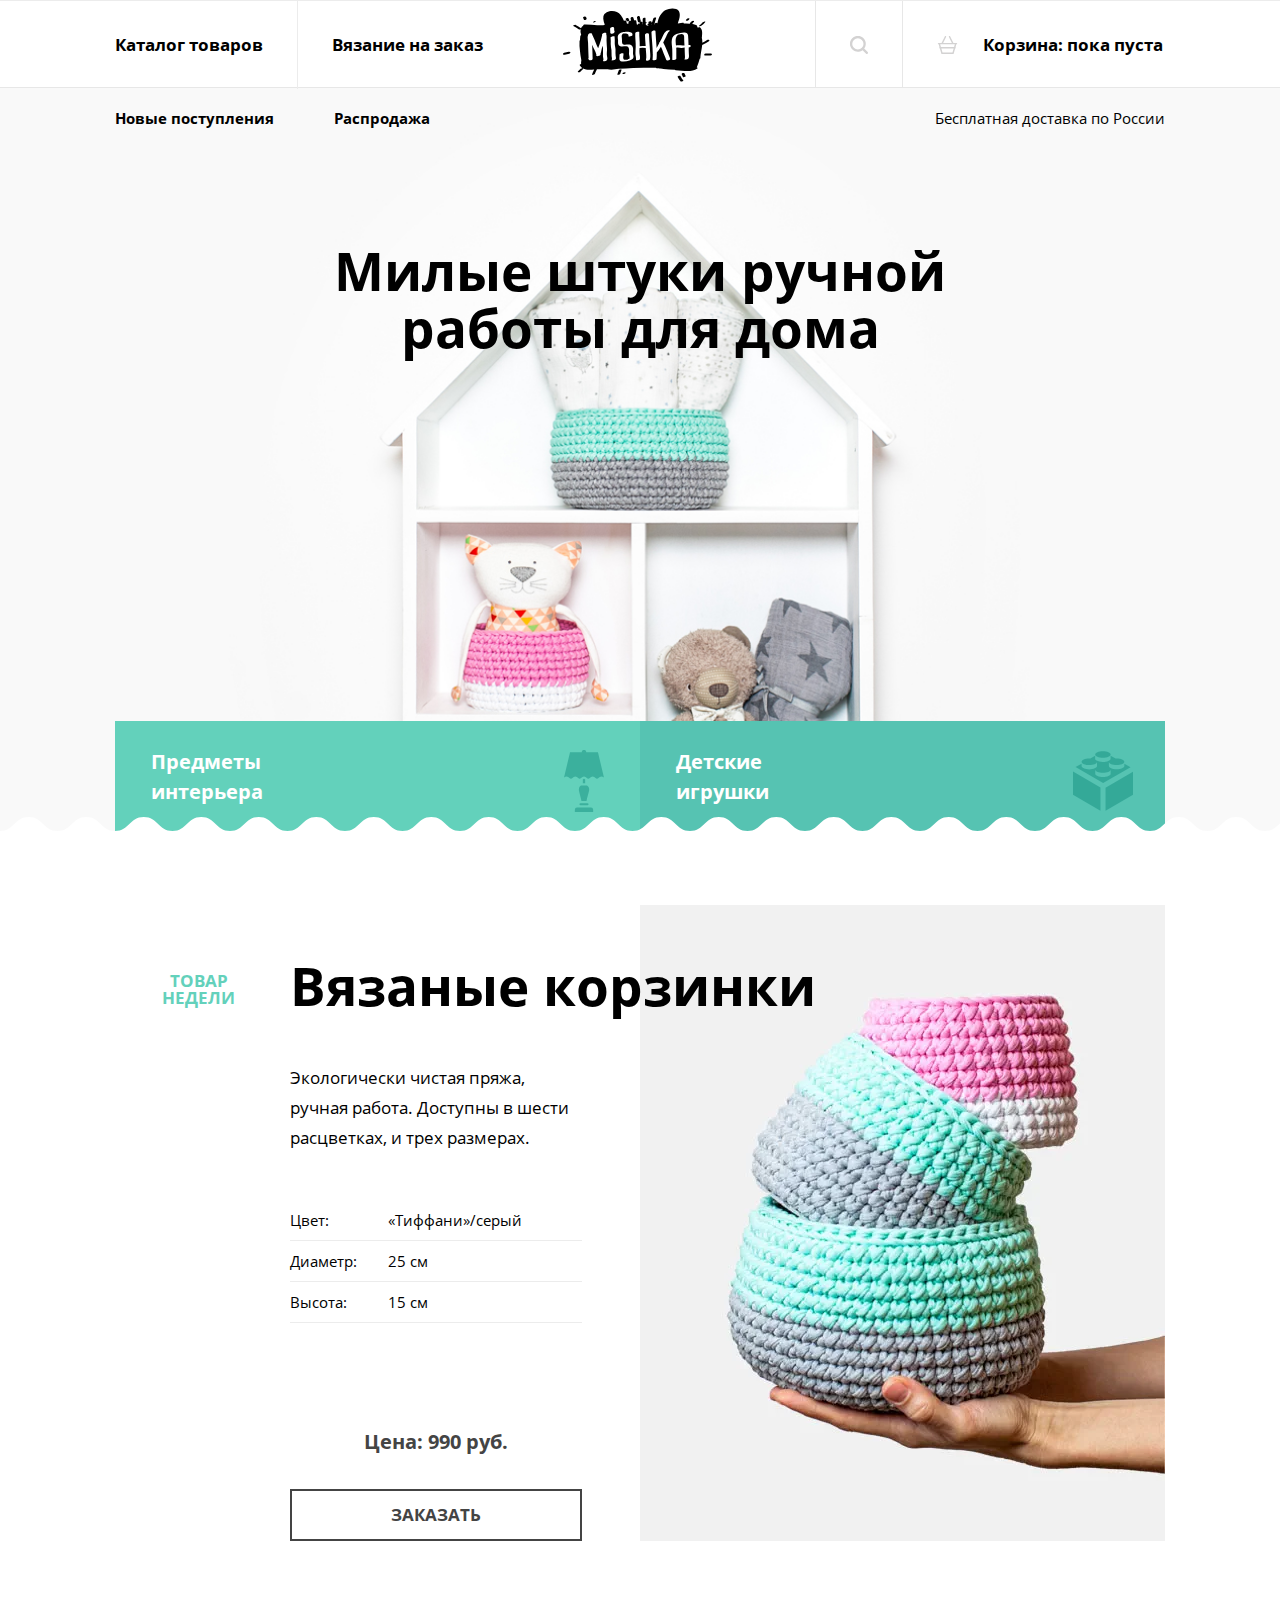
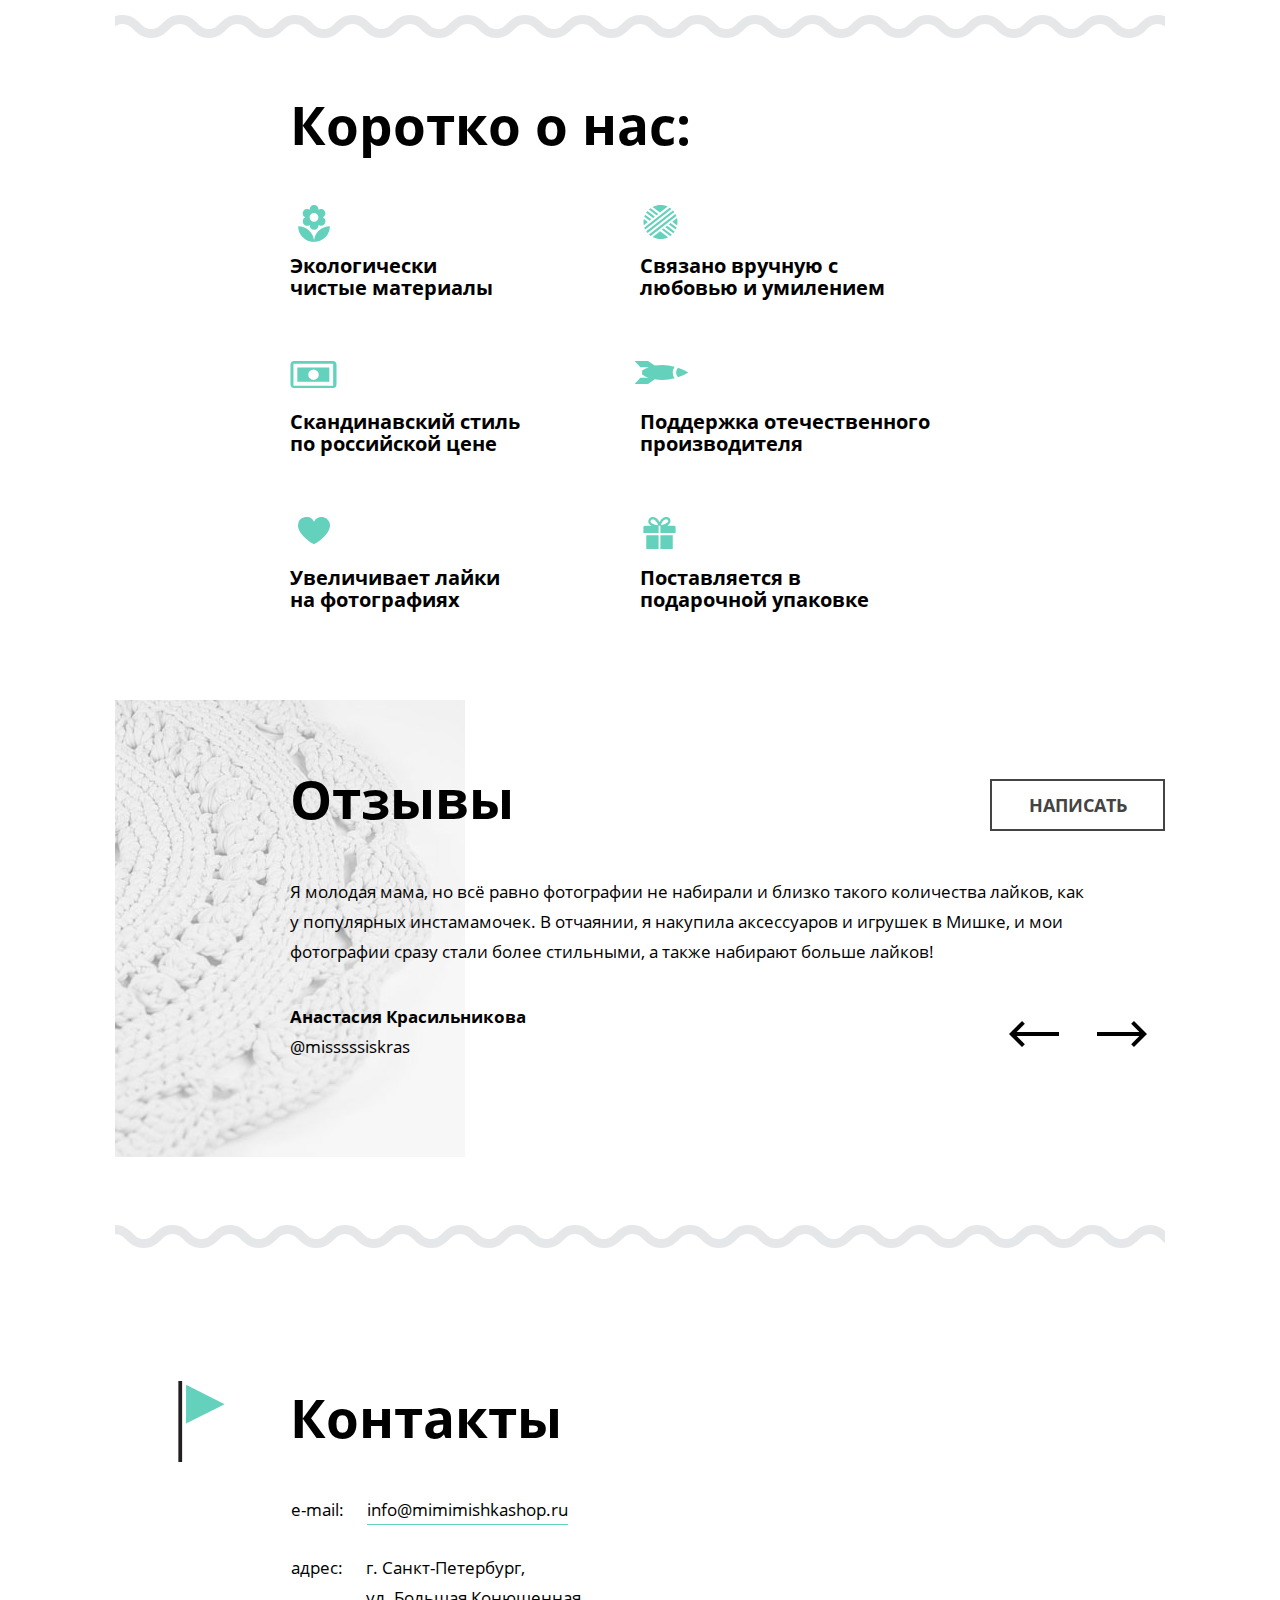
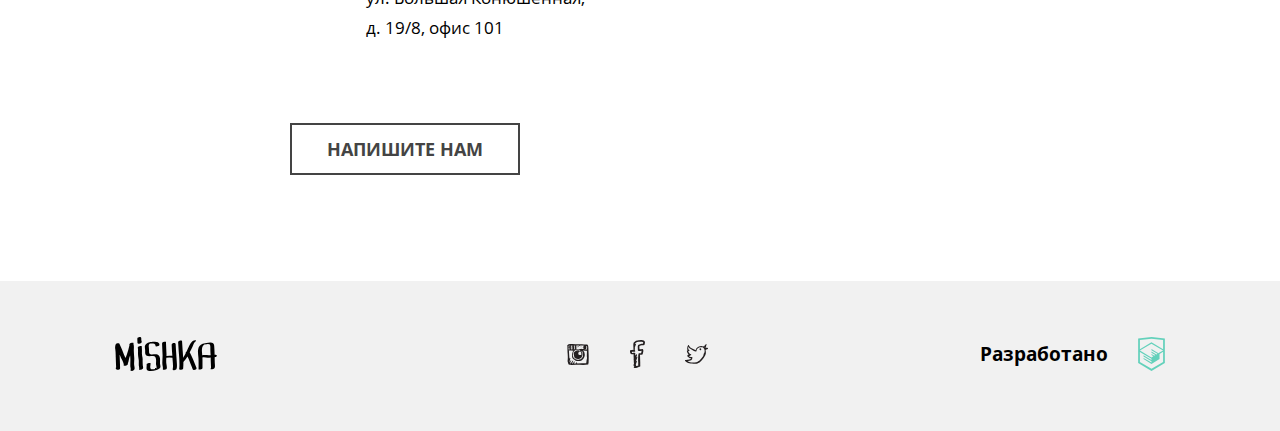
<file: index.html>
<!DOCTYPE html><html lang="ru"><head><meta charset="UTF-8"><meta http-equiv="X-UA-Compatible" content="IE=edge"><meta name="viewport" content="width=device-width,initial-scale=1"><link rel="stylesheet" href="css/style.css" type="text/css"><title>Mishka — Главная</title></head><body><svg id="icons" style="display: none"><symbol id="logo-footer" viewBox="0 0 101.63 33.95"><path d="M19.15 21.45c-.08-2.68-.51-5.35-.48-8 0-2.17.39-4.41-.36-6.49a4.46 4.46 0 01.14-.71c.19-1-3.27-.49-3.81.46a.86.86 0 00-.37 1l.1.26a78.19 78.19 0 01-2.62 9.41c-.4 1.19-.89 2.35-1.3 3.53a35.66 35.66 0 01-1.65-3.46C7.43 14 6.19 10.55 4.52 7.25c.19-1.53-3.2-1.37-3.87 0a8.64 8.64 0 00-.44 5.21 45.24 45.24 0 01.38 6.11c0 4 .36 7.94.42 11.92a1 1 0 00-.1 1.41 3.08 3.08 0 00.57.55c.9.72 3.5.11 3.5-1.27 0-4.13-.32-8.23-.43-12.36v-1.21l.17.43a33.8 33.8 0 002.19 4.65 21.46 21.46 0 011.8 4.68.77.77 0 00-.23.71.34.34 0 00.25.36c.64.55 1.84.27 2.51 0a6.07 6.07 0 00.83-.42c.35-.21.88-.68.73-1.16l-.09-.28a24.34 24.34 0 001-3.93A24.91 24.91 0 0115 18.52c.05.62.11 1.24.16 1.86.2 2.55 0 5.07 0 7.63a11.7 11.7 0 00.22 2.46 10.55 10.55 0 01.28 1.89.78.78 0 00.34 1.42 3.32 3.32 0 002.78-.78c1.2-1.11.63-2.84.36-4.24-.47-2.31.08-4.93.01-7.31zM27.51 22.12c-.07-2-.77-3.86-.77-5.87a48.66 48.66 0 00-.15-6.89c-.11-.73-4.06.1-3.92 1a38.87 38.87 0 01.16 6.35 39.16 39.16 0 00.73 5.9c.27 2-.08 4.16.15 6.21.11 1 .75 2.74.09 3.58-.42.53 1.47.34 1.55.33a3.86 3.86 0 002.3-1c.65-.83.2-2.43 0-3.36a54.62 54.62 0 01-.14-6.25zM43.84 18.8C41.78 16 38 18 35.28 17.26c-1.38-.39-1.39-2.27-1.39-3.4a35.22 35.22 0 00-.27-4.15 3.4 3.4 0 01.75-2.9 4.38 4.38 0 01.81-.34 8.23 8.23 0 011.07-.09c1.55-.07 4.61.23 4 2.48-.27 1 3.6.43 3.88-.64 1.21-4.6-7.28-3.71-9.69-3.08-2.21.59-4.65 1.84-4.78 4.4a36 36 0 00.34 3.59c.06 1.39-.2 2.78.29 4.12 1.08 3 5.52 1.58 7.78 1.75 3.85.29 2.7 5.47 2.75 7.88 0 1.29 1.18 3.43.21 4.51-.6.66-2 .7-2.79.77s-2.2.31-2.74-.46c-1-1.42.09-3.8-.12-5.42-.12-.92-4.07-.1-3.92 1 .34 2.63-1.4 6.14 2.4 6.6a18.09 18.09 0 007.5-.93 8.85 8.85 0 003.24-1.79c1-.94.69-2.35.42-3.55-.69-2.88.72-6.24-1.18-8.81zM61.17 18.61c-.12-3.78-.69-7.51-.71-11.3 0-2-4-1.31-4 .34 0 3.61.5 7.17.68 10.76v.22c-2 0-3.9.18-5.85.25.2-4.63-.61-9.23-.43-13.86 0-.58-3.87-.09-3.92 1-.17 4.47.59 8.91.45 13.39-.06 2.14-.24 4.26-.26 6.4a21.72 21.72 0 00.33 3.26 8.32 8.32 0 01.18 3.32c-.24.77 3.56.29 3.86-.69.54-1.78-.22-4-.41-5.84a31 31 0 01.08-5.25 29.73 29.73 0 016.08 0q.13 2.07.32 4.13c.11 1.16.18 2.31.2 3.48a10.62 10.62 0 01-.22 3.46c-.77 2.06 3.15 1.89 3.72.36.7-1.87.5-4.2.38-6.16-.08-2.39-.41-4.82-.48-7.27zM78.1 23.09a73.73 73.73 0 00-3.62-7.8c1-1.95 2-3.9 2.93-5.89.83-1.81 1.45-3.82 3.08-5.09.57-.45.55-.9-.25-1a4.44 4.44 0 00-2.77.74 10.74 10.74 0 00-3.2 4.27c-.93 2.05-1.9 4.06-2.91 6.08l-.22.44a1.14 1.14 0 00-.64 1.27c-.79 1.56-1.6 3.12-2.5 4.61-.3-5.53-1-11.06-1.15-16.6 0-1.27-4-.48-3.92 1 .24 6.87 1.22 13.72 1.29 20.59-.3.31-.19.49.05.6 0 1.75-.06 3.5-.21 5.25-.47.75.46 1.14 1.08 1.14h.1c.74 0 2.63-.35 2.72-1.36.19-2.1.25-4.2.23-6.29a31.36 31.36 0 004.06-5.63 29.36 29.36 0 012 4.58c.86 2.74 2.3 5.26 3.13 8 .54 1.81 4.46.74 3.92-1-.9-2.65-2.3-5.2-3.2-7.91zM101.6 18.45c-.21-.83-1.37-.85-2.27-.77v-1c-.12-2.66-.16-5.38-.39-8-.21-2.46-1.58-3.34-4-3.25a24.28 24.28 0 00-7.48 1.4 7 7 0 00-4.56 5.68c-.55 3 .24 6.22.37 9.25.15 3.5.07 7 .06 10.52 0 .57 3.92 0 3.92-1V23c0-.82-.05-1.63-.1-2.44 1.37-.59 3.69 0 5.05.14a15.29 15.29 0 003.24-.29c0 2.31.11 4.63.2 6.94 0 1.18.48 3.53-.35 4.51-.44.52 1.48.34 1.55.33a4 4 0 002.3-1c.95-1.12.46-3.79.4-5.13-.08-1.91-.1-3.82-.14-5.74 1.15-.32 2.42-1.02 2.2-1.87zM87 18.3c-.1-1.25-.22-2.49-.3-3.74-.16-2.33.12-5.58 2.29-7a7.14 7.14 0 012.35-.44 3.67 3.67 0 012.83.19c1.21.8.91 3.66.91 4.87 0 2 .21 4 .31 6a13.68 13.68 0 01-1.68.08c-2.31-.05-4.56-.41-6.71.04zM24.12 6.65a3.16 3.16 0 001.48-.52l.25-.13c.52-.34 1-.83.73-1.36a7.72 7.72 0 01-.42-3.41c0-1-1-1.25-1.78-1.17s-2.17.53-2.17 1.47a16.06 16.06 0 00.11 3 2.56 2.56 0 00-.1.36.69.69 0 00.14.59v.46a.9.9 0 00.43.53 2.18 2.18 0 001.33.18z"/></symbol><symbol id="instagram-icon" viewBox="0 0 21.77 21.33"><path d="M21.77 12.15c0-2.39-.34-4.79-.3-7.13 0-.79-.09-1.54-.15-2.28a5.29 5.29 0 01-.15-1.06c-.27-.18-.23-.68-.47-.85C20.28.6 19.5.72 19 .61S17.7.49 17.06.45c-1.94-.1-4-.08-6-.08A43.25 43.25 0 015.37 0h-2.2c-.1 0-.11.1-.23.08a9.25 9.25 0 00-1.59.3 2.81 2.81 0 01-.68.3c-.15.2-.52.15-.62.38s.18.45 0 .61v.91c.17.13 0 .58.08.83v1c0 1.28.13 2.4.08 3.72a38.7 38.7 0 01.08 9.41 14.11 14.11 0 01.46 1.75 7.61 7.61 0 00.68 1.52 6.73 6.73 0 001.9.23 4.34 4.34 0 001.14.3c2.84-.21 5.5-.15 8.43-.23a34.61 34.61 0 008.28-.23c.2-.13.13-.53.23-.76-.06-.38.21-.45.23-.76.11-2.36.14-4.79.13-7.21zm-13-6.22a9.43 9.43 0 012.43-.3 10.79 10.79 0 011.9.46c.12.18-.24.55.15.68v.08c.06 0 .15 0 .15.08a1.92 1.92 0 011.06.38c.45.05.54.48 1.14.38a2.18 2.18 0 00-.08.83 11.88 11.88 0 01.3 4.25 1.86 1.86 0 00-.3.68c-.31.32-.48.79-.84 1.06a1.08 1.08 0 01-.45.53c-.12.21-.21.45-.46.53s-.58 0-.83-.08a3.44 3.44 0 00-1.21.61c-.82-.1-1.65-.17-2.43-.3a1.94 1.94 0 00-.83-.3 2 2 0 00-.83-.5c-.1-.13-.34-.12-.46-.23s-.23-.23-.46-.23c-.12-.41-.44-.62-.53-1.06a5.55 5.55 0 01-.46-1.21 13.41 13.41 0 01.38-3.8c.35-.59.78-1.09 1.14-1.67.25 0 .37-.09.38-.3.31.05.43-.07.68-.08s.28-.36.47-.5zM7.11 3.19A3.27 3.27 0 017 2.13c0-.28.28-.28.3-.53 0-.07-.09-.06-.15-.08.13-.15.7-.1.83 0 .13.54-.35.46-.53.68 0 .17.32 0 .46.08 0 .85-.06 1.5 0 2.2h-.42c0 .23.23.23.46.23-.06.29.09.36.08.61-.23.15-.72 0-1.06.08-.11-.6.23-1.4.14-2.21zm-.68-1.6c.09 0 .13 0 .15.08.18.25 0 .68-.08.91-.17-.18-.02-.68-.07-.99zm.15 1.82c-.13-.07-.17-.24-.15-.46.13.05.17.25.15.47zm0 1.37c-.06.14-.08 0-.08-.15s.09.05.08.15zM6.43 5c.17 0 .08.22.23.23 0 .19-.28.18-.38.08s.11-.19.15-.31zM4.08 3.79c0-.11 0-.21-.08-.23-.07-.73.13-1.41 0-2 .25-.15.77 0 1.14-.08v1.18a.49.49 0 01-.38.08c-.05.28.32.13.38.3a9.3 9.3 0 00.15 2.43c-.57-.06-.91.11-1.44.08.1-.61 0-1.43.53-1.59-.01-.15-.26-.06-.3-.17zm-.53 0c-.2 0-.22-.53-.08-.61.33.01.25.51.08.61zm-.15 1a3.67 3.67 0 00.08-.68c.22 0 .25.76-.09.67zm.23-2c-.26.05-.27-.27-.15-.38s.26.21.14.32zm0-1.14c0 .16-.05.2-.08.3-.18 0-.08-.22-.23-.23.02-.15.19-.11.3-.13zm-.24 3.66c.15 0 .11.34-.08.23a.36.36 0 00.08-.23zm-.68-3.72c0 .26-.44.32-.38 0zm-1 .08c0 .22-.33.18-.38.38-.2-.17.1-.47.39-.38zm-.46.76L2 1.82c0-.12.07-.13.08-.23h.23c.1.38-.26.3-.3.53s-.07.13-.08.23a4.67 4.67 0 01.08 1c-.27 0-.28.28-.61.23-.03-.44-.19-.69-.13-1.15zm.08 3.26V4.1c.2-.18.4-.36.61-.53.29.49.18 1.39.46 1.9-.27.15-.74.11-1.06.22zm18.23 11.09a21.35 21.35 0 01-.38 2.81c-2.89.12-6 0-8.88.15-.2 0-.27 0-.23-.23-.25 0-.26.25-.53.23.2-.34.44-.9.15-1.29-.8 0-.8.82-1.14 1.29-.69-.05-1.14.13-1.82.08.18-.71.75-1 .91-1.75-.39-.55-1 .14-1.21.45-.2.48-.56.81-.76 1.29h-1c.24-.47.49-.93.76-1.37s.62-.74.68-1.37c-.16-.28-.42 0-.68 0-.12.18-.27.33-.38.53a8.63 8.63 0 00-.68 1.14c-.18.21-.33 0-.53.23-.39.27-.58.74-1 1-.17-.06 0-.36.15-.38 0-.18-.1-.55.08-.61a2.41 2.41 0 01.38-.91c.12-.74.52-1.2.68-1.9-.56.1-.67.64-1 1a7.29 7.29 0 00-.68 1.29c-.17-.13 0-.58-.08-.84.12-.59.3-1.12.38-1.75A2.61 2.61 0 003 15a.71.71 0 00-.08-.76.54.54 0 00-.45.3c-.19 0-.19.51-.3.3 0-2.59-.45-4.81-.46-7.44 0-.33-.18-.42-.23-.68 1.63 0 3.12.09 4.78.23a3.45 3.45 0 01-.3.38 1.88 1.88 0 00-.38.3A12.67 12.67 0 005 13.82a4.39 4.39 0 001 1.44c.91.49 1.63 1.15 2.51 1.67a14.15 14.15 0 005.54 0 4.32 4.32 0 00.68-.38c1.36-1.24 2.75-2.46 3-4.86v-1.37a4.93 4.93 0 00-1.75-3.64c.33-.22 1.1 0 1.67.08a5.8 5.8 0 00.68 0 8.77 8.77 0 011.44 0c.14.19.11.54.23.76-.06 1.68-.19 3.3-.15 5.09.1.45.13 1 .23 1.44a17 17 0 01-.52 2.73zm.38-11.16c-.64-.12-1.23-.28-1.9-.38.07-.33.8 0 1-.23.38-.22.29-.92.3-1.52a5 5 0 00.08-1.06C19 1.48 17.63 2 16.53 2a6 6 0 00-.3 2.66c.17.49 1 .29 1.52.46-.14.33-.69.06-1 .08s-.71-.05-1-.15c-2.29.08-4.28 0-6.53.15a17.2 17.2 0 00-.08-3.64h3.11c-.34.36-.91.51-1.29.84a3.15 3.15 0 00-1.14.91c.25.13.54-.25.76-.38s.48-.38.83-.46a5.9 5.9 0 011.67-.91 3.54 3.54 0 011 .08c1.28 0 2.46.13 3.8.08a13 13 0 012 .3 7.11 7.11 0 01.3.91 25.58 25.58 0 01-.24 2.69zM14.1 1.9c.11 0 0-.09 0 0zm0 0a3.26 3.26 0 00-1.37.68 3.31 3.31 0 001.37-.68zm1.06.61c.11 0 0-.09 0 0zm-1.75.91a6 6 0 001.75-.91c-.44 0-.59.32-1 .38-.16.21-.59.25-.74.53zm-.68-.84c-.11 0 0 .09 0 0zm-.73.61c.11 0 0-.09 0 0zm0 .07c.06 0 .07 0 .08-.08s-.08.04-.08.08zm-.08.08c.06 0 .07 0 .08-.08s-.1.03-.1.08zm-.83.61a2.06 2.06 0 00.83-.61 2 2 0 00-.86.61zm2.28 1c.53 0 .75-.42 1.21-.53.28-.3.78-.38 1-.76-.56 0-.77.4-1.22.53-.36.28-.79.4-1.02.74zm-2.28-1c-.32-.07 0 .23 0 0zm-.53.38s.12 0 .08-.08-.15.04-.11.08zm2.81.61c-.11 0 0 .09 0 0zM12.2 6.76c-.22-.23-.68-.23-1-.38a5.32 5.32 0 00-1.75.23l-.91.45a4.08 4.08 0 01-.76.53c-.21.22-.35.51-.68.61 0 .22-.17.28-.3.38s-.09.31-.23.38 0 .29-.08.3a18.36 18.36 0 00.68 4.18c.29.62 1 .85 1.44 1.29a6.32 6.32 0 002.13.53 3.19 3.19 0 01.91-.08 5.09 5.09 0 002.81-1.44 1.58 1.58 0 01.45-.68c-.25-.67.29-1.1.46-1.6A8.52 8.52 0 0014.78 8c-.26-.58-.92-.75-1.37-1.14-.06 0-.15 0-.15-.08a1.36 1.36 0 00-1.06-.02zm-3.42 4.32c-.11-.06-.11-.24-.15-.38.26-.07.12.24.15.38zm.08.3c0-.12.08 0 .08.08s-.08.01-.08-.07zm.46-2.05c0-.09.08 0 .08 0s-.08.05-.08.01zM11 7.21c-.2.26 0 .58.08.84-.32-.05-.59-.89-.08-.84zm.38 3.95s.05-.1.08-.08-.07.1-.09.08zm.74 2.84c0-.11.07 0 .15 0a.08.08 0 01-.15 0zm2.2-2.58c-.23-.06-.14.21-.38.15a1.57 1.57 0 01.23-.46c.14.07.18.18.16.35zm-1.14-3.8a2.75 2.75 0 01.61.38 2 2 0 00.38.53 20.57 20.57 0 01.15 2.35c-.26.1-.44.27-.68.38a4.44 4.44 0 01-1.9-.46c-.17-.26-.36-.5-.53-.76V9a4.2 4.2 0 00.46-.61c.23-.13.51-.2.45-.61a.38.38 0 01-.12-.19c.16 0 .25.16.38.23.37.02.46-.2.81-.15z"/></symbol><symbol id="facebook-icon" viewBox="0 0 14.96 27.72"><path d="M11.66 5.19a6.68 6.68 0 002.68-.3 8.12 8.12 0 00.62-3c-.19 0-.06-.34-.21-.4s-.28-.19-.31-.4c-.28-.16-.46-.42-.72-.6L11.56 0A13.56 13.56 0 009 .11 6.62 6.62 0 003.72 2.5c0 .08 0 .2-.1.2-.62 1.59-.13 3.62-.21 5.58.1.44.11 1 .2 1.39a18.82 18.82 0 01-3.4.5c-.31.33-.21 1.09-.21 1.7a15 15 0 00.41 1.59 3.53 3.53 0 00.83.5c.06 0 .07.08.1.1.51.27 1.45 0 2.27.1-.14 2 .26 3.92 0 5.68 0 .33.29.38.21.8A8.25 8.25 0 004 23.33a2.63 2.63 0 00-.41 1.79c.12 0 .11.16.1.3-.07.47.64.17.52.7.16.46-.43.18-.41.5v.9a6 6 0 002.27.2c.91-.42 2.19-.48 2.79-1.2a1.28 1.28 0 001.24-.2c0-.32.27-.33.21-.7s-.17-.5-.1-.9v-2.89c-.21-2.29 0-4.94-.31-7.18a9.1 9.1 0 002.58-.4 4.85 4.85 0 00.52-1.88 1.56 1.56 0 00.21-1c.19-.21.07-.73.1-1.1-.14-.6-.17-1.3-.83-1.39-.88-.24-2 .6-3 .3 0-1.13-.29-2.34 0-3.39.76-.18 1.46-.4 2.18-.6zM7.84 10a3.76 3.76 0 00.41.7c.08 0 .2 0 .21.1a10.32 10.32 0 003.1-.3A7.46 7.46 0 0111 13a10 10 0 01-2 .2c-.28.16-.37.51-.62.7 0 .44.14.5 0 .8-.2.14-.05.61-.21.8V17c.08.28-.15.26-.1.5v3.49c-.08.28.15.26.1.5v3c.06.27-.13.79.1.9-.07.36-.41 0-.82.1a7.66 7.66 0 01-1.55.4 2.81 2.81 0 00.31-1.1c0-.38-.37-.31-.52-.5.19-.64.56-1.12.72-1.79.2-.51.71-1.3.31-1.79-.52-.11-.52.29-.83.4 0 .08 0 .2-.1.2s0 .2-.1.2-.15.06 0 0 0-.2.1-.2 0-.2.1-.2v-.3a5.71 5.71 0 00.83-2 4.81 4.81 0 00.41-1 1.29 1.29 0 00.1-1.2 1 1 0 00-.93.7c-.32-.19.16-.43.1-.7.14-.23.17-.57.31-.8.2-.41.56-1.3 0-1.6a.66.66 0 00-.72.5 1.45 1.45 0 00-.52.7c-.37-.07-.14-.73-.21-1.1s.12-.9 0-1.2c-.56-.8-2-.11-3.2-.3a2.24 2.24 0 01-.1-1.2c1-.09 2.48.2 3.2-.2 0-.08 0-.2.1-.2.09-.72-.27-1-.51-1.4a17.1 17.1 0 00.1-3c.23-.14.33-.41.51-.6.11-1 .67-1.48.72-2.49-.27 0-.61-.05-.62.2-.3-.11-.38.48-.51.2-.11-.54.25-.63.31-1 .6-.42 1.21-.82 1.86-1.2 1.74-.24 4.65-.45 6.09.2.05.62-.29.85-.21 1.5h-1.44a30.6 30.6 0 00-3 1c-.24.07-.28.33-.52.4a5.91 5.91 0 01-.31 1c-.07 1.41.14 2.57.11 3.98z"/></symbol><symbol id="twitter-icon" viewBox="0 0 23.49 20.17"><path d="M23.45 4.08c-.23-.37-.91-.28-1.41-.37h-1.11a8.34 8.34 0 01.52-1 5.42 5.42 0 00.22-1.26c.13-.17.18-.42.3-.59s.24-.48.07-.67-.29-.19-.59-.19a.51.51 0 00-.22.15c-.45.43-.78 1-1.26 1.41h-.07c-.09 0 0 0-.08.07l-.37.22a3 3 0 01-.89.52A6.08 6.08 0 0016.71 2a6.44 6.44 0 00-3 .74 7.32 7.32 0 00-2.15 1.63c0 .32-.34.4-.37.74 0 0 0 .09-.07.07 0 .24-.05.34-.07.52s.2.43 0 .52a7.15 7.15 0 01-2.15-1 10.15 10.15 0 01-2.12-1.06A6 6 0 015 2.82c-.21-.31-.54-.5-.67-.89C4 1.77 4.16 1 3.59 1c-.32 0-.34.2-.44.37s-.36.23-.37.52c0 0 0 .09-.07.08a17.77 17.77 0 00-.52 3.26 3.07 3.07 0 00.59 1 1.11 1.11 0 00-.89.52 3.72 3.72 0 00.74 2.3 2.94 2.94 0 00.59 1c0 .23.21.29.3.45s.12.12.15.22.29.18.07.22c-.41.13-1 .07-1.26.37a1.92 1.92 0 000 1.11c0 .24.28.26.3.52a18.31 18.31 0 001.63 1.11 15.23 15.23 0 001.85.37 1.44 1.44 0 01-.59.74 19.23 19.23 0 01-2.74.74c-.56 0-1 .23-1.56.22-.33.13-.85.08-1.11.22s-.1.1-.22.22a.72.72 0 00.44.89c0 .25.22.28.37.37a.8.8 0 00.44.37 10.58 10.58 0 001.93 1.11c.83.18 1.65.38 2.52.52s1.9.12 2.82.22h1a9.91 9.91 0 001.85.07c.09-.1.32-.07.52-.07a9.28 9.28 0 001.63-.74c.57-.24 1-.64 1.56-.89a10 10 0 002.52-2.37 1.66 1.66 0 00.45-.74c.26-.16.38-.45.59-.67a9.92 9.92 0 001-1.41c.32-.5.58-1.05.89-1.56 0-.41.31-.48.3-.89.19-.23.18-.66.37-.89a1.38 1.38 0 01.07-.59A12.15 12.15 0 0021 5.94a5.74 5.74 0 001.63-.59c.53-.19 1.01-.59.82-1.27zM20 8.16a4.73 4.73 0 01-1 2c.06.38-.1.54-.07.89a4.31 4.31 0 00-.37 1c-.2.27-.33.61-.52.89-.37.55-.78 1.05-1.19 1.56s-.91 1-1.33 1.48-.94.88-1.41 1.33a5 5 0 00-1.26.67 5 5 0 00-.67.3c-.18.15-.5.14-.67.3a24 24 0 01-3.51.18 26.33 26.33 0 01-3-.37 11.79 11.79 0 01-2.3-1c.15-.24.63-.15 1-.22 0-.17.39 0 .44-.15.26.06.29-.11.52-.07a9.52 9.52 0 001.7-.59c.28-.14.41-.43.67-.59a.74.74 0 01.22-.44c0-.28.2-.44.15-.82.11-.21.3-.34.3-.67-.07-.15-.13-.32-.3-.37s-.38-.07-.44-.22a1.37 1.37 0 01-.59-.08c-.15 0-.49.09-.52-.07A3.61 3.61 0 014 12.36c.43-.26 1-.35 1.33-.74.52-.08 1.06-.13 1.11-.67 0-.72-.77-.66-1.33-.82a12.12 12.12 0 01-1.89-2.56c.24-.16.56-.23.74-.44.45.06.54-.25.67-.52 0-.49-.33-.61-.59-.81a3.5 3.5 0 01-.67-.8 18.47 18.47 0 01.07-2.37c.06 0 .07 0 .07.07.23.44.56.77.82 1.19A8.87 8.87 0 005.89 5c.45.41 1.11.62 1.56 1a16.41 16.41 0 011.7 1c.67.19 1.06.67 2 .59l.59-.3c.26-.46-.06-1.08.15-1.63a4.35 4.35 0 011.26-1.48 7.81 7.81 0 00.85-.54 4.82 4.82 0 001-.37 6.26 6.26 0 001-.15h1.26a7 7 0 00.74.15 1.83 1.83 0 00.67.37 4.47 4.47 0 011.41 3A10.23 10.23 0 0020 8.16zm.3-5.63c-.13.34-.23.71-.59.82 0-.11-.12-.12-.15-.22s.21-.19.3-.3.25-.25.44-.3c.03-.09.15-.05.04 0zm-5.48 3a1.36 1.36 0 00.52.37.71.71 0 00.59.37c0-.15.35 0 .37-.22.17 0 .17-.23.3-.3a2.36 2.36 0 00-.37-1.33.93.93 0 00-1.37 1.15z"/></symbol><symbol id="htmlacademy-icon" viewBox="0 0 154.38 195.33"><path d="M78,.59,77.19.5.5,8.54V149.11l76.69,45.63,76.69-45.63V8.54Zm65.86,142.82L77.19,183.07,10.53,143.41V85.79L76.91,125.3l.11,7.16-45.53-27.1-.07,7,45.71,27.47.11,7.35-45.7-27.19-.07,7,45.71,27.47,46.15-27.62v-7l-.06,0V97.1l20.57-12.28Zm-.05-66.06L125.56,88.09l-8.42,5L77,69.17l-.07,7,34.32,20.41-.3.18-.74.44L105.33,100,77,83.16l-.07,7,22.36,13.3L94,106.94l-.13.08L77,97.06l-.07,7L88,110.54l-11.29,6.78-66-39.26L76.82,38.31h0Zm.05-7-67-39.51h0L10.53,70.31V17.58l66.66-7,66.66,7Z"/></symbol><symbol id="search-icon" viewBox="0 0 17.6 17.6"><path d="M17.27 15.73l-3.41-3.42a7.75 7.75 0 10-1.54 1.54l3.42 3.42a1 1 0 00.77.33 1.1 1.1 0 001.1-1.1 1 1 0 00-.34-.77zM2.2 7.7a5.5 5.5 0 115.5 5.5 5.5 5.5 0 01-5.5-5.5z"/></symbol><symbol id="cart-icon" viewBox="0 0 20.29 18.85"><path d="M19.54 7.23h-3.15L13 .41a.75.75 0 10-1.34.67l3.07 6.14H5.58l3.07-6.13A.75.75 0 107.31.41L3.9 7.23H.75a.75.75 0 100 1.5h.16l.85 3a.73.73 0 00.38 1.33l1.66 5.79h12.7l1.66-5.79a.74.74 0 00.7-.74.74.74 0 00-.32-.6l.85-3h.16a.75.75 0 000-1.5zm-4.18 10.12H4.93l-1.22-4.29h12.88zM17 11.56H3.28l-.81-2.83h15.36z"/></symbol></svg><header class="page-header"><nav class="main-navigation main-navigation--closed main-navigation--nojs"><div class="main-navigation__wrapper"><a class="main-navigation__logo-link"><picture><source media="(min-width: 1250px)" srcset="media/svg/logo-desktop.svg"><source media="(min-width: 768px)" srcset="media/svg/logo-tablet.svg"><img class="main-navigation__logo-image" width="86" height="35" src="media/svg/logo-mobile.svg" alt="Логотип сайта Мишка"></picture></a><button class="main-navigation__toggle" type="button"><span class="visually-hidden">Открыть меню</span></button><ul class="main-navigation__site-list site-list"><li class="site-list__item"><a class="site-list__link" href="catalog.html">Каталог товаров</a></li><li class="site-list__item"><a class="site-list__link" href="form.html">Вязание на заказ</a></li></ul><ul class="main-navigation__user-list user-list"><li class="user-list__item"><a class="user-list__link user-list__link--search" href="#">Поиск по сайту <svg class="user-list__link-icon user-list__link-icon--search" width="18" height="18" fill="#d3d2d2" focusable="false"><use href="#search-icon"></use></svg></a></li><li class="user-list__item"><a class="user-list__link" href="#">Корзина: пока пуста <svg class="user-list__link-icon user-list__link-icon--cart" width="21" height="18" fill="#d3d2d2" focusable="false"><use href="#cart-icon"></use></svg></a></li></ul><ul class="main-navigation__stock-list stock-list"><li class="stock-list__item"><a class="stock-list__link" href="#">Новые поступления</a></li><li class="stock-list__item"><a class="stock-list__link" href="#">Распродажа</a></li></ul><p class="main-navigation__delivery">Бесплатная доставка по России</p></div></nav></header><main class="page-main"><section class="products"><header class="products__header"><div class="products__title-wrapper"><h2 class="products__title">Милые штуки ручной<br>работы для дома</h2></div><ul class="products__list"><li class="products__item products__item--interior"><a class="products__link products__link--interior" href="#">Предметы<br>интерьера</a></li><li class="products__item products__item--toy"><a class="products__link products__link--toy" href="#">Детские<br>игрушки</a></li></ul></header></section><section class="product-of-week"><div class="product-of-week__wrapper"><h2 class="product-of-week__title">Вязаные корзинки</h2><div class="product-of-week__container"><p class="product-of-week__description">Экологически чистая пряжа, ручная работа. Доступны в шести расцветках, и трех размерах.</p><table class="product-of-week__list technical-list"><tbody class="technical-list__body"><tr class="technical-list__item"><th class="technical-list__parameter">Цвет:</th><td class="technical-list__value">«Тиффани»/серый</td></tr><tr class="technical-list__item"><th class="technical-list__parameter">Диаметр:</th><td class="technical-list__value">25 см</td></tr><tr class="technical-list__item"><th class="technical-list__parameter">Высота:</th><td class="technical-list__value">15 см</td></tr></tbody></table><p class="product-of-week__image-wrapper"><picture><source media="(min-width: 1250px)" type="image/webp" srcset="media/img/triple-set-desktop@1x.webp, media/img/triple-set-desktop@2x.webp 2x"><source media="(min-width: 1250px)" srcset="media/img/triple-set-desktop@1x.jpg, media/img/triple-set-desktop@2x.jpg 2x"><source media="(min-width: 768px)" type="image/webp" srcset="media/img/triple-set-tablet@1x.webp, media/img/triple-set-tablet@2x.webp 2x"><source media="(min-width: 768px)" srcset="media/img/triple-set-tablet@1x.jpg, media/img/triple-set-tablet@2x.jpg 2x"><source media="(max-width: 767px)" type="image/webp" srcset="media/img/triple-set-mobile@1x.webp, media/img/triple-set-mobile@2x.webp 2x"><img class="product-of-week__image" src="media/img/triple-set-mobile@1x.jpg" srcset="media/img/triple-set-mobile@2x.jpg 2x" alt="Изображение экологически чистой пряжи"></picture></p><b class="product-of-week__price">Цена: 990 руб.</b> <a class="product-of-week__button button" href="#">Заказать</a></div></div></section><section class="about"><div class="about__wrapper"><h2 class="about__title">Коротко о нас:</h2><ul class="about__list"><li class="about__item about__item--ecological">Экологически<br>чистые материалы</li><li class="about__item about__item--price">Скандинавский стиль<br>по российской цене</li><li class="about__item about__item--like">Увеличивает лайки<br>на фотографиях</li><li class="about__item about__item--handmade">Связано вручную с<br>любовью и умилением</li><li class="about__item about__item--support">Поддержка отечественного производителя</li><li class="about__item about__item--gift">Поставляется в<br>подарочной упаковке</li></ul></div></section><section class="reviews"><div class="reviews__wrapper"><h2 class="reviews__title">Отзывы</h2><div class="reviews__list"><blockquote class="reviews__item"><p class="reviews__author-text">Я молодая мама, но всё равно фотографии не набирали и близко такого количества лайков, как у популярных инстамамочек. В отчаянии, я накупила аксессуаров и игрушек в Мишке, и мои фотографии сразу стали более стильными, а также набирают больше лайков!</p><cite class="reviews__author-name">Анастасия Красильникова</cite> <a class="reviews__author-contact" href="#">@misssssiskras</a></blockquote></div><div class="reviews__toggles"><button class="reviews__previous" type="button"><span class="visually-hidden">Предыдущий отзыв</span></button> <button class="reviews__next" type="button"><span class="visually-hidden">Следующий отзыв</span></button></div><a class="reviews__write button" href="#">Написать</a></div></section><section class="contacts"><div class="contacts__wrapper"><h2 class="contacts__title">Контакты</h2><table class="contacts__list"><tbody class="contacts__body"><tr class="contacts__item"><th class="contacts__parameter">e-mail:</th><td class="contacts__value"><a class="contacts__mail" href="mailto:info@mimimishkashop.ru">info@mimimishkashop.ru</a></td></tr><tr class="contacts__item"><th class="contacts__parameter">адрес:</th><td class="contacts__value contacts__value--address">г. Санкт-Петербург,<br>ул. Большая Конюшенная,<br>д. 19/8, офис 101</td></tr></tbody></table><p class="contacts__map-container"><iframe src="https://www.google.com/maps/embed?pb=!1m14!1m8!1m3!1d1998.5917263604997!2d30.3217754!3d59.9389166!3m2!1i1024!2i768!4f13.1!3m3!1m2!1s0x4696310fca5afc31%3A0x5f2ac55f567b2400!2sHTML+Academy!5e0!3m2!1sru!2sru!4v1519846753722" width="100%" height="100%" frameborder="0" style="border: 0" allowfullscreen=""></iframe></p><a class="contacts__write-us button" href="#">Напишите нам</a></div></section></main><footer class="page-footer"><div class="page-footer__wrapper"><a class="page-footer__logo-link"><svg class="page-footer__link-icon" width="102" height="34" fill="#000" focusable="false"><use href="#logo-footer"></use></svg></a><ul class="page-footer__social social-list"><li class="social-list__item"><a class="social-list__link" href="#"><span class="visually-hidden">Инстаграм</span> <svg class="social-list__link-icon social-list__link-icon--instagram" width="22" height="21" fill="#231F20" focusable="false"><use href="#instagram-icon"></use></svg></a></li><li class="social-list__item"><a class="social-list__link" href="#"><span class="visually-hidden">Фейсбук</span> <svg class="social-list__link-icon social-list__link-icon--facebook" width="15" height="28" fill="#231F20" focusable="false"><use href="#facebook-icon"></use></svg></a></li><li class="social-list__item"><a class="social-list__link" href="#"><span class="visually-hidden">Твиттер</span> <svg class="social-list__link-icon social-list__link-icon--twitter" width="23" height="20" fill="#231F20" focusable="false"><use href="#twitter-icon"></use></svg></a></li></ul><div class="page-footer__copyright copyright"><a class="copyright__link" href="#"><b class="copyright__text">Разработано</b> <svg class="copyright__link-icon" width="27" height="34" fill="#63d1bb" focusable="false"><use href="#htmlacademy-icon"></use></svg></a></div></div></footer><div class="overlay"><section class="modal-sizes"><h2 class="visually-hidden">Всплывающее окно выбора размера</h2><b class="modal-sizes__title">Добавить в корзину</b><p class="modal-sizes__description">Выберите размер:</p><form class="modal-sizes__form" action="#"><fieldset class="modal-sizes__sizes"><input class="modal-sizes__checkbox visually-hidden" id="modal-sizes-checkbox-s" name="size-s" value="size-s" type="checkbox" checked="checked"> <label class="modal-sizes__label" for="modal-sizes-checkbox-s">S</label> <input class="modal-sizes__checkbox visually-hidden" id="modal-sizes-checkbox-m" name="size-m" value="size-m" type="checkbox"> <label class="modal-sizes__label" for="modal-sizes-checkbox-m">M</label> <input class="modal-sizes__checkbox visually-hidden" id="modal-sizes-checkbox-l" name="size-l" value="size-l" type="checkbox"> <label class="modal-sizes__label" for="modal-sizes-checkbox-l">L</label></fieldset><input class="modal-sizes__add" value="Добавить" type="button"></form></section></div><script src="js/mobile-menu.js"></script><script src="js/modal-sizes.js"></script></body></html>
</file>
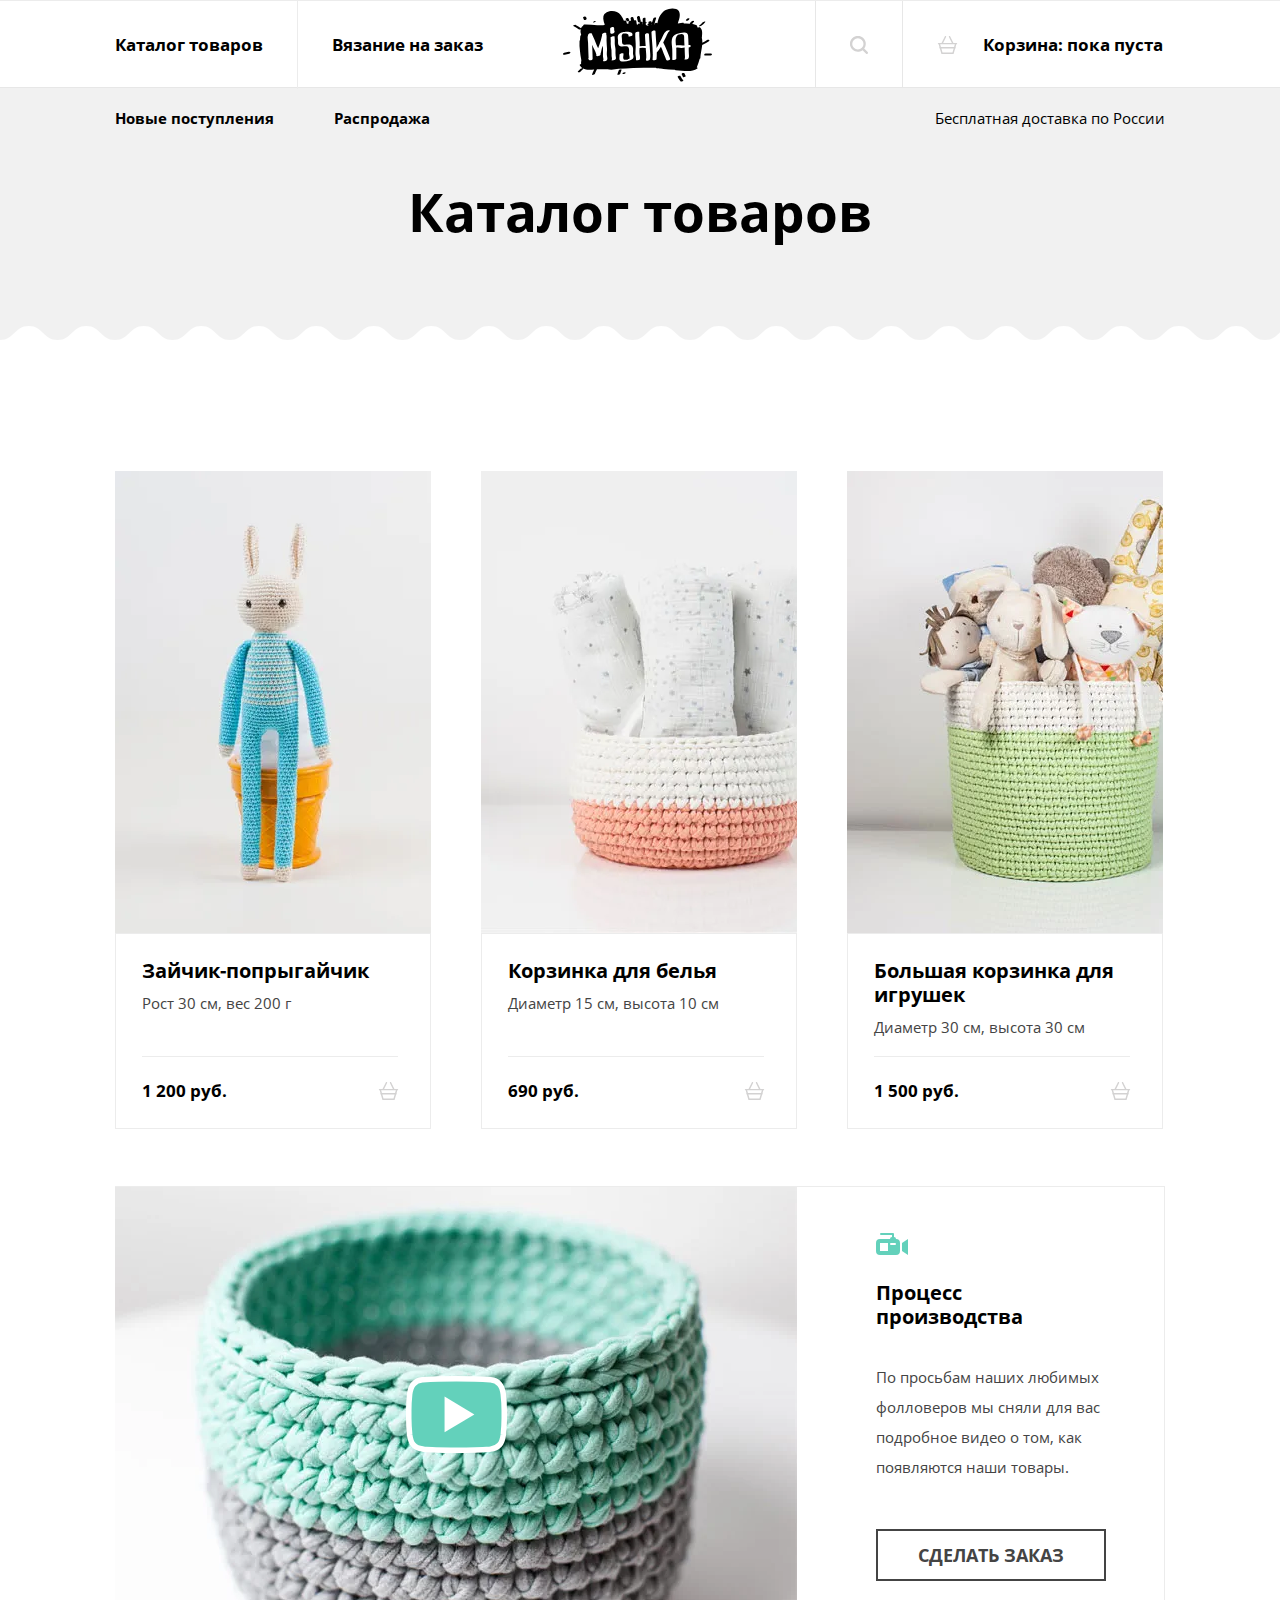
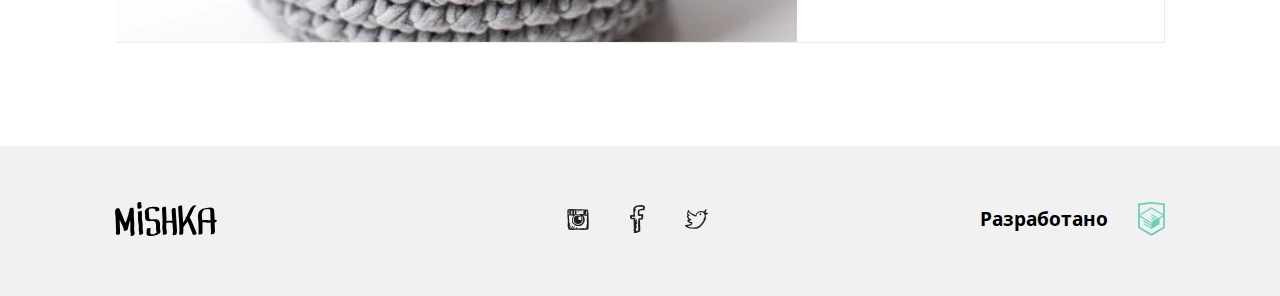
<file: catalog.html>
<!DOCTYPE html><html lang="ru"><head><meta charset="UTF-8"><meta http-equiv="X-UA-Compatible" content="IE=edge"><meta name="viewport" content="width=device-width,initial-scale=1"><link rel="stylesheet" href="css/style.css" type="text/css"><title>Mishka - Каталог</title></head><body><svg style="display: none"><symbol id="logo-footer" viewBox="0 0 101.63 33.95"><path d="M19.15 21.45c-.08-2.68-.51-5.35-.48-8 0-2.17.39-4.41-.36-6.49a4.46 4.46 0 01.14-.71c.19-1-3.27-.49-3.81.46a.86.86 0 00-.37 1l.1.26a78.19 78.19 0 01-2.62 9.41c-.4 1.19-.89 2.35-1.3 3.53a35.66 35.66 0 01-1.65-3.46C7.43 14 6.19 10.55 4.52 7.25c.19-1.53-3.2-1.37-3.87 0a8.64 8.64 0 00-.44 5.21 45.24 45.24 0 01.38 6.11c0 4 .36 7.94.42 11.92a1 1 0 00-.1 1.41 3.08 3.08 0 00.57.55c.9.72 3.5.11 3.5-1.27 0-4.13-.32-8.23-.43-12.36v-1.21l.17.43a33.8 33.8 0 002.19 4.65 21.46 21.46 0 011.8 4.68.77.77 0 00-.23.71.34.34 0 00.25.36c.64.55 1.84.27 2.51 0a6.07 6.07 0 00.83-.42c.35-.21.88-.68.73-1.16l-.09-.28a24.34 24.34 0 001-3.93A24.91 24.91 0 0115 18.52c.05.62.11 1.24.16 1.86.2 2.55 0 5.07 0 7.63a11.7 11.7 0 00.22 2.46 10.55 10.55 0 01.28 1.89.78.78 0 00.34 1.42 3.32 3.32 0 002.78-.78c1.2-1.11.63-2.84.36-4.24-.47-2.31.08-4.93.01-7.31zM27.51 22.12c-.07-2-.77-3.86-.77-5.87a48.66 48.66 0 00-.15-6.89c-.11-.73-4.06.1-3.92 1a38.87 38.87 0 01.16 6.35 39.16 39.16 0 00.73 5.9c.27 2-.08 4.16.15 6.21.11 1 .75 2.74.09 3.58-.42.53 1.47.34 1.55.33a3.86 3.86 0 002.3-1c.65-.83.2-2.43 0-3.36a54.62 54.62 0 01-.14-6.25zM43.84 18.8C41.78 16 38 18 35.28 17.26c-1.38-.39-1.39-2.27-1.39-3.4a35.22 35.22 0 00-.27-4.15 3.4 3.4 0 01.75-2.9 4.38 4.38 0 01.81-.34 8.23 8.23 0 011.07-.09c1.55-.07 4.61.23 4 2.48-.27 1 3.6.43 3.88-.64 1.21-4.6-7.28-3.71-9.69-3.08-2.21.59-4.65 1.84-4.78 4.4a36 36 0 00.34 3.59c.06 1.39-.2 2.78.29 4.12 1.08 3 5.52 1.58 7.78 1.75 3.85.29 2.7 5.47 2.75 7.88 0 1.29 1.18 3.43.21 4.51-.6.66-2 .7-2.79.77s-2.2.31-2.74-.46c-1-1.42.09-3.8-.12-5.42-.12-.92-4.07-.1-3.92 1 .34 2.63-1.4 6.14 2.4 6.6a18.09 18.09 0 007.5-.93 8.85 8.85 0 003.24-1.79c1-.94.69-2.35.42-3.55-.69-2.88.72-6.24-1.18-8.81zM61.17 18.61c-.12-3.78-.69-7.51-.71-11.3 0-2-4-1.31-4 .34 0 3.61.5 7.17.68 10.76v.22c-2 0-3.9.18-5.85.25.2-4.63-.61-9.23-.43-13.86 0-.58-3.87-.09-3.92 1-.17 4.47.59 8.91.45 13.39-.06 2.14-.24 4.26-.26 6.4a21.72 21.72 0 00.33 3.26 8.32 8.32 0 01.18 3.32c-.24.77 3.56.29 3.86-.69.54-1.78-.22-4-.41-5.84a31 31 0 01.08-5.25 29.73 29.73 0 016.08 0q.13 2.07.32 4.13c.11 1.16.18 2.31.2 3.48a10.62 10.62 0 01-.22 3.46c-.77 2.06 3.15 1.89 3.72.36.7-1.87.5-4.2.38-6.16-.08-2.39-.41-4.82-.48-7.27zM78.1 23.09a73.73 73.73 0 00-3.62-7.8c1-1.95 2-3.9 2.93-5.89.83-1.81 1.45-3.82 3.08-5.09.57-.45.55-.9-.25-1a4.44 4.44 0 00-2.77.74 10.74 10.74 0 00-3.2 4.27c-.93 2.05-1.9 4.06-2.91 6.08l-.22.44a1.14 1.14 0 00-.64 1.27c-.79 1.56-1.6 3.12-2.5 4.61-.3-5.53-1-11.06-1.15-16.6 0-1.27-4-.48-3.92 1 .24 6.87 1.22 13.72 1.29 20.59-.3.31-.19.49.05.6 0 1.75-.06 3.5-.21 5.25-.47.75.46 1.14 1.08 1.14h.1c.74 0 2.63-.35 2.72-1.36.19-2.1.25-4.2.23-6.29a31.36 31.36 0 004.06-5.63 29.36 29.36 0 012 4.58c.86 2.74 2.3 5.26 3.13 8 .54 1.81 4.46.74 3.92-1-.9-2.65-2.3-5.2-3.2-7.91zM101.6 18.45c-.21-.83-1.37-.85-2.27-.77v-1c-.12-2.66-.16-5.38-.39-8-.21-2.46-1.58-3.34-4-3.25a24.28 24.28 0 00-7.48 1.4 7 7 0 00-4.56 5.68c-.55 3 .24 6.22.37 9.25.15 3.5.07 7 .06 10.52 0 .57 3.92 0 3.92-1V23c0-.82-.05-1.63-.1-2.44 1.37-.59 3.69 0 5.05.14a15.29 15.29 0 003.24-.29c0 2.31.11 4.63.2 6.94 0 1.18.48 3.53-.35 4.51-.44.52 1.48.34 1.55.33a4 4 0 002.3-1c.95-1.12.46-3.79.4-5.13-.08-1.91-.1-3.82-.14-5.74 1.15-.32 2.42-1.02 2.2-1.87zM87 18.3c-.1-1.25-.22-2.49-.3-3.74-.16-2.33.12-5.58 2.29-7a7.14 7.14 0 012.35-.44 3.67 3.67 0 012.83.19c1.21.8.91 3.66.91 4.87 0 2 .21 4 .31 6a13.68 13.68 0 01-1.68.08c-2.31-.05-4.56-.41-6.71.04zM24.12 6.65a3.16 3.16 0 001.48-.52l.25-.13c.52-.34 1-.83.73-1.36a7.72 7.72 0 01-.42-3.41c0-1-1-1.25-1.78-1.17s-2.17.53-2.17 1.47a16.06 16.06 0 00.11 3 2.56 2.56 0 00-.1.36.69.69 0 00.14.59v.46a.9.9 0 00.43.53 2.18 2.18 0 001.33.18z"/></symbol><symbol id="instagram-icon" viewBox="0 0 21.77 21.33"><path d="M21.77 12.15c0-2.39-.34-4.79-.3-7.13 0-.79-.09-1.54-.15-2.28a5.29 5.29 0 01-.15-1.06c-.27-.18-.23-.68-.47-.85C20.28.6 19.5.72 19 .61S17.7.49 17.06.45c-1.94-.1-4-.08-6-.08A43.25 43.25 0 015.37 0h-2.2c-.1 0-.11.1-.23.08a9.25 9.25 0 00-1.59.3 2.81 2.81 0 01-.68.3c-.15.2-.52.15-.62.38s.18.45 0 .61v.91c.17.13 0 .58.08.83v1c0 1.28.13 2.4.08 3.72a38.7 38.7 0 01.08 9.41 14.11 14.11 0 01.46 1.75 7.61 7.61 0 00.68 1.52 6.73 6.73 0 001.9.23 4.34 4.34 0 001.14.3c2.84-.21 5.5-.15 8.43-.23a34.61 34.61 0 008.28-.23c.2-.13.13-.53.23-.76-.06-.38.21-.45.23-.76.11-2.36.14-4.79.13-7.21zm-13-6.22a9.43 9.43 0 012.43-.3 10.79 10.79 0 011.9.46c.12.18-.24.55.15.68v.08c.06 0 .15 0 .15.08a1.92 1.92 0 011.06.38c.45.05.54.48 1.14.38a2.18 2.18 0 00-.08.83 11.88 11.88 0 01.3 4.25 1.86 1.86 0 00-.3.68c-.31.32-.48.79-.84 1.06a1.08 1.08 0 01-.45.53c-.12.21-.21.45-.46.53s-.58 0-.83-.08a3.44 3.44 0 00-1.21.61c-.82-.1-1.65-.17-2.43-.3a1.94 1.94 0 00-.83-.3 2 2 0 00-.83-.5c-.1-.13-.34-.12-.46-.23s-.23-.23-.46-.23c-.12-.41-.44-.62-.53-1.06a5.55 5.55 0 01-.46-1.21 13.41 13.41 0 01.38-3.8c.35-.59.78-1.09 1.14-1.67.25 0 .37-.09.38-.3.31.05.43-.07.68-.08s.28-.36.47-.5zM7.11 3.19A3.27 3.27 0 017 2.13c0-.28.28-.28.3-.53 0-.07-.09-.06-.15-.08.13-.15.7-.1.83 0 .13.54-.35.46-.53.68 0 .17.32 0 .46.08 0 .85-.06 1.5 0 2.2h-.42c0 .23.23.23.46.23-.06.29.09.36.08.61-.23.15-.72 0-1.06.08-.11-.6.23-1.4.14-2.21zm-.68-1.6c.09 0 .13 0 .15.08.18.25 0 .68-.08.91-.17-.18-.02-.68-.07-.99zm.15 1.82c-.13-.07-.17-.24-.15-.46.13.05.17.25.15.47zm0 1.37c-.06.14-.08 0-.08-.15s.09.05.08.15zM6.43 5c.17 0 .08.22.23.23 0 .19-.28.18-.38.08s.11-.19.15-.31zM4.08 3.79c0-.11 0-.21-.08-.23-.07-.73.13-1.41 0-2 .25-.15.77 0 1.14-.08v1.18a.49.49 0 01-.38.08c-.05.28.32.13.38.3a9.3 9.3 0 00.15 2.43c-.57-.06-.91.11-1.44.08.1-.61 0-1.43.53-1.59-.01-.15-.26-.06-.3-.17zm-.53 0c-.2 0-.22-.53-.08-.61.33.01.25.51.08.61zm-.15 1a3.67 3.67 0 00.08-.68c.22 0 .25.76-.09.67zm.23-2c-.26.05-.27-.27-.15-.38s.26.21.14.32zm0-1.14c0 .16-.05.2-.08.3-.18 0-.08-.22-.23-.23.02-.15.19-.11.3-.13zm-.24 3.66c.15 0 .11.34-.08.23a.36.36 0 00.08-.23zm-.68-3.72c0 .26-.44.32-.38 0zm-1 .08c0 .22-.33.18-.38.38-.2-.17.1-.47.39-.38zm-.46.76L2 1.82c0-.12.07-.13.08-.23h.23c.1.38-.26.3-.3.53s-.07.13-.08.23a4.67 4.67 0 01.08 1c-.27 0-.28.28-.61.23-.03-.44-.19-.69-.13-1.15zm.08 3.26V4.1c.2-.18.4-.36.61-.53.29.49.18 1.39.46 1.9-.27.15-.74.11-1.06.22zm18.23 11.09a21.35 21.35 0 01-.38 2.81c-2.89.12-6 0-8.88.15-.2 0-.27 0-.23-.23-.25 0-.26.25-.53.23.2-.34.44-.9.15-1.29-.8 0-.8.82-1.14 1.29-.69-.05-1.14.13-1.82.08.18-.71.75-1 .91-1.75-.39-.55-1 .14-1.21.45-.2.48-.56.81-.76 1.29h-1c.24-.47.49-.93.76-1.37s.62-.74.68-1.37c-.16-.28-.42 0-.68 0-.12.18-.27.33-.38.53a8.63 8.63 0 00-.68 1.14c-.18.21-.33 0-.53.23-.39.27-.58.74-1 1-.17-.06 0-.36.15-.38 0-.18-.1-.55.08-.61a2.41 2.41 0 01.38-.91c.12-.74.52-1.2.68-1.9-.56.1-.67.64-1 1a7.29 7.29 0 00-.68 1.29c-.17-.13 0-.58-.08-.84.12-.59.3-1.12.38-1.75A2.61 2.61 0 003 15a.71.71 0 00-.08-.76.54.54 0 00-.45.3c-.19 0-.19.51-.3.3 0-2.59-.45-4.81-.46-7.44 0-.33-.18-.42-.23-.68 1.63 0 3.12.09 4.78.23a3.45 3.45 0 01-.3.38 1.88 1.88 0 00-.38.3A12.67 12.67 0 005 13.82a4.39 4.39 0 001 1.44c.91.49 1.63 1.15 2.51 1.67a14.15 14.15 0 005.54 0 4.32 4.32 0 00.68-.38c1.36-1.24 2.75-2.46 3-4.86v-1.37a4.93 4.93 0 00-1.75-3.64c.33-.22 1.1 0 1.67.08a5.8 5.8 0 00.68 0 8.77 8.77 0 011.44 0c.14.19.11.54.23.76-.06 1.68-.19 3.3-.15 5.09.1.45.13 1 .23 1.44a17 17 0 01-.52 2.73zm.38-11.16c-.64-.12-1.23-.28-1.9-.38.07-.33.8 0 1-.23.38-.22.29-.92.3-1.52a5 5 0 00.08-1.06C19 1.48 17.63 2 16.53 2a6 6 0 00-.3 2.66c.17.49 1 .29 1.52.46-.14.33-.69.06-1 .08s-.71-.05-1-.15c-2.29.08-4.28 0-6.53.15a17.2 17.2 0 00-.08-3.64h3.11c-.34.36-.91.51-1.29.84a3.15 3.15 0 00-1.14.91c.25.13.54-.25.76-.38s.48-.38.83-.46a5.9 5.9 0 011.67-.91 3.54 3.54 0 011 .08c1.28 0 2.46.13 3.8.08a13 13 0 012 .3 7.11 7.11 0 01.3.91 25.58 25.58 0 01-.24 2.69zM14.1 1.9c.11 0 0-.09 0 0zm0 0a3.26 3.26 0 00-1.37.68 3.31 3.31 0 001.37-.68zm1.06.61c.11 0 0-.09 0 0zm-1.75.91a6 6 0 001.75-.91c-.44 0-.59.32-1 .38-.16.21-.59.25-.74.53zm-.68-.84c-.11 0 0 .09 0 0zm-.73.61c.11 0 0-.09 0 0zm0 .07c.06 0 .07 0 .08-.08s-.08.04-.08.08zm-.08.08c.06 0 .07 0 .08-.08s-.1.03-.1.08zm-.83.61a2.06 2.06 0 00.83-.61 2 2 0 00-.86.61zm2.28 1c.53 0 .75-.42 1.21-.53.28-.3.78-.38 1-.76-.56 0-.77.4-1.22.53-.36.28-.79.4-1.02.74zm-2.28-1c-.32-.07 0 .23 0 0zm-.53.38s.12 0 .08-.08-.15.04-.11.08zm2.81.61c-.11 0 0 .09 0 0zM12.2 6.76c-.22-.23-.68-.23-1-.38a5.32 5.32 0 00-1.75.23l-.91.45a4.08 4.08 0 01-.76.53c-.21.22-.35.51-.68.61 0 .22-.17.28-.3.38s-.09.31-.23.38 0 .29-.08.3a18.36 18.36 0 00.68 4.18c.29.62 1 .85 1.44 1.29a6.32 6.32 0 002.13.53 3.19 3.19 0 01.91-.08 5.09 5.09 0 002.81-1.44 1.58 1.58 0 01.45-.68c-.25-.67.29-1.1.46-1.6A8.52 8.52 0 0014.78 8c-.26-.58-.92-.75-1.37-1.14-.06 0-.15 0-.15-.08a1.36 1.36 0 00-1.06-.02zm-3.42 4.32c-.11-.06-.11-.24-.15-.38.26-.07.12.24.15.38zm.08.3c0-.12.08 0 .08.08s-.08.01-.08-.07zm.46-2.05c0-.09.08 0 .08 0s-.08.05-.08.01zM11 7.21c-.2.26 0 .58.08.84-.32-.05-.59-.89-.08-.84zm.38 3.95s.05-.1.08-.08-.07.1-.09.08zm.74 2.84c0-.11.07 0 .15 0a.08.08 0 01-.15 0zm2.2-2.58c-.23-.06-.14.21-.38.15a1.57 1.57 0 01.23-.46c.14.07.18.18.16.35zm-1.14-3.8a2.75 2.75 0 01.61.38 2 2 0 00.38.53 20.57 20.57 0 01.15 2.35c-.26.1-.44.27-.68.38a4.44 4.44 0 01-1.9-.46c-.17-.26-.36-.5-.53-.76V9a4.2 4.2 0 00.46-.61c.23-.13.51-.2.45-.61a.38.38 0 01-.12-.19c.16 0 .25.16.38.23.37.02.46-.2.81-.15z"/></symbol><symbol id="facebook-icon" viewBox="0 0 14.96 27.72"><path d="M11.66 5.19a6.68 6.68 0 002.68-.3 8.12 8.12 0 00.62-3c-.19 0-.06-.34-.21-.4s-.28-.19-.31-.4c-.28-.16-.46-.42-.72-.6L11.56 0A13.56 13.56 0 009 .11 6.62 6.62 0 003.72 2.5c0 .08 0 .2-.1.2-.62 1.59-.13 3.62-.21 5.58.1.44.11 1 .2 1.39a18.82 18.82 0 01-3.4.5c-.31.33-.21 1.09-.21 1.7a15 15 0 00.41 1.59 3.53 3.53 0 00.83.5c.06 0 .07.08.1.1.51.27 1.45 0 2.27.1-.14 2 .26 3.92 0 5.68 0 .33.29.38.21.8A8.25 8.25 0 004 23.33a2.63 2.63 0 00-.41 1.79c.12 0 .11.16.1.3-.07.47.64.17.52.7.16.46-.43.18-.41.5v.9a6 6 0 002.27.2c.91-.42 2.19-.48 2.79-1.2a1.28 1.28 0 001.24-.2c0-.32.27-.33.21-.7s-.17-.5-.1-.9v-2.89c-.21-2.29 0-4.94-.31-7.18a9.1 9.1 0 002.58-.4 4.85 4.85 0 00.52-1.88 1.56 1.56 0 00.21-1c.19-.21.07-.73.1-1.1-.14-.6-.17-1.3-.83-1.39-.88-.24-2 .6-3 .3 0-1.13-.29-2.34 0-3.39.76-.18 1.46-.4 2.18-.6zM7.84 10a3.76 3.76 0 00.41.7c.08 0 .2 0 .21.1a10.32 10.32 0 003.1-.3A7.46 7.46 0 0111 13a10 10 0 01-2 .2c-.28.16-.37.51-.62.7 0 .44.14.5 0 .8-.2.14-.05.61-.21.8V17c.08.28-.15.26-.1.5v3.49c-.08.28.15.26.1.5v3c.06.27-.13.79.1.9-.07.36-.41 0-.82.1a7.66 7.66 0 01-1.55.4 2.81 2.81 0 00.31-1.1c0-.38-.37-.31-.52-.5.19-.64.56-1.12.72-1.79.2-.51.71-1.3.31-1.79-.52-.11-.52.29-.83.4 0 .08 0 .2-.1.2s0 .2-.1.2-.15.06 0 0 0-.2.1-.2 0-.2.1-.2v-.3a5.71 5.71 0 00.83-2 4.81 4.81 0 00.41-1 1.29 1.29 0 00.1-1.2 1 1 0 00-.93.7c-.32-.19.16-.43.1-.7.14-.23.17-.57.31-.8.2-.41.56-1.3 0-1.6a.66.66 0 00-.72.5 1.45 1.45 0 00-.52.7c-.37-.07-.14-.73-.21-1.1s.12-.9 0-1.2c-.56-.8-2-.11-3.2-.3a2.24 2.24 0 01-.1-1.2c1-.09 2.48.2 3.2-.2 0-.08 0-.2.1-.2.09-.72-.27-1-.51-1.4a17.1 17.1 0 00.1-3c.23-.14.33-.41.51-.6.11-1 .67-1.48.72-2.49-.27 0-.61-.05-.62.2-.3-.11-.38.48-.51.2-.11-.54.25-.63.31-1 .6-.42 1.21-.82 1.86-1.2 1.74-.24 4.65-.45 6.09.2.05.62-.29.85-.21 1.5h-1.44a30.6 30.6 0 00-3 1c-.24.07-.28.33-.52.4a5.91 5.91 0 01-.31 1c-.07 1.41.14 2.57.11 3.98z"/></symbol><symbol id="twitter-icon" viewBox="0 0 23.49 20.17"><path d="M23.45 4.08c-.23-.37-.91-.28-1.41-.37h-1.11a8.34 8.34 0 01.52-1 5.42 5.42 0 00.22-1.26c.13-.17.18-.42.3-.59s.24-.48.07-.67-.29-.19-.59-.19a.51.51 0 00-.22.15c-.45.43-.78 1-1.26 1.41h-.07c-.09 0 0 0-.08.07l-.37.22a3 3 0 01-.89.52A6.08 6.08 0 0016.71 2a6.44 6.44 0 00-3 .74 7.32 7.32 0 00-2.15 1.63c0 .32-.34.4-.37.74 0 0 0 .09-.07.07 0 .24-.05.34-.07.52s.2.43 0 .52a7.15 7.15 0 01-2.15-1 10.15 10.15 0 01-2.12-1.06A6 6 0 015 2.82c-.21-.31-.54-.5-.67-.89C4 1.77 4.16 1 3.59 1c-.32 0-.34.2-.44.37s-.36.23-.37.52c0 0 0 .09-.07.08a17.77 17.77 0 00-.52 3.26 3.07 3.07 0 00.59 1 1.11 1.11 0 00-.89.52 3.72 3.72 0 00.74 2.3 2.94 2.94 0 00.59 1c0 .23.21.29.3.45s.12.12.15.22.29.18.07.22c-.41.13-1 .07-1.26.37a1.92 1.92 0 000 1.11c0 .24.28.26.3.52a18.31 18.31 0 001.63 1.11 15.23 15.23 0 001.85.37 1.44 1.44 0 01-.59.74 19.23 19.23 0 01-2.74.74c-.56 0-1 .23-1.56.22-.33.13-.85.08-1.11.22s-.1.1-.22.22a.72.72 0 00.44.89c0 .25.22.28.37.37a.8.8 0 00.44.37 10.58 10.58 0 001.93 1.11c.83.18 1.65.38 2.52.52s1.9.12 2.82.22h1a9.91 9.91 0 001.85.07c.09-.1.32-.07.52-.07a9.28 9.28 0 001.63-.74c.57-.24 1-.64 1.56-.89a10 10 0 002.52-2.37 1.66 1.66 0 00.45-.74c.26-.16.38-.45.59-.67a9.92 9.92 0 001-1.41c.32-.5.58-1.05.89-1.56 0-.41.31-.48.3-.89.19-.23.18-.66.37-.89a1.38 1.38 0 01.07-.59A12.15 12.15 0 0021 5.94a5.74 5.74 0 001.63-.59c.53-.19 1.01-.59.82-1.27zM20 8.16a4.73 4.73 0 01-1 2c.06.38-.1.54-.07.89a4.31 4.31 0 00-.37 1c-.2.27-.33.61-.52.89-.37.55-.78 1.05-1.19 1.56s-.91 1-1.33 1.48-.94.88-1.41 1.33a5 5 0 00-1.26.67 5 5 0 00-.67.3c-.18.15-.5.14-.67.3a24 24 0 01-3.51.18 26.33 26.33 0 01-3-.37 11.79 11.79 0 01-2.3-1c.15-.24.63-.15 1-.22 0-.17.39 0 .44-.15.26.06.29-.11.52-.07a9.52 9.52 0 001.7-.59c.28-.14.41-.43.67-.59a.74.74 0 01.22-.44c0-.28.2-.44.15-.82.11-.21.3-.34.3-.67-.07-.15-.13-.32-.3-.37s-.38-.07-.44-.22a1.37 1.37 0 01-.59-.08c-.15 0-.49.09-.52-.07A3.61 3.61 0 014 12.36c.43-.26 1-.35 1.33-.74.52-.08 1.06-.13 1.11-.67 0-.72-.77-.66-1.33-.82a12.12 12.12 0 01-1.89-2.56c.24-.16.56-.23.74-.44.45.06.54-.25.67-.52 0-.49-.33-.61-.59-.81a3.5 3.5 0 01-.67-.8 18.47 18.47 0 01.07-2.37c.06 0 .07 0 .07.07.23.44.56.77.82 1.19A8.87 8.87 0 005.89 5c.45.41 1.11.62 1.56 1a16.41 16.41 0 011.7 1c.67.19 1.06.67 2 .59l.59-.3c.26-.46-.06-1.08.15-1.63a4.35 4.35 0 011.26-1.48 7.81 7.81 0 00.85-.54 4.82 4.82 0 001-.37 6.26 6.26 0 001-.15h1.26a7 7 0 00.74.15 1.83 1.83 0 00.67.37 4.47 4.47 0 011.41 3A10.23 10.23 0 0020 8.16zm.3-5.63c-.13.34-.23.71-.59.82 0-.11-.12-.12-.15-.22s.21-.19.3-.3.25-.25.44-.3c.03-.09.15-.05.04 0zm-5.48 3a1.36 1.36 0 00.52.37.71.71 0 00.59.37c0-.15.35 0 .37-.22.17 0 .17-.23.3-.3a2.36 2.36 0 00-.37-1.33.93.93 0 00-1.37 1.15z"/></symbol><symbol id="htmlacademy-icon" viewBox="0 0 154.38 195.33"><path d="M78,.59,77.19.5.5,8.54V149.11l76.69,45.63,76.69-45.63V8.54Zm65.86,142.82L77.19,183.07,10.53,143.41V85.79L76.91,125.3l.11,7.16-45.53-27.1-.07,7,45.71,27.47.11,7.35-45.7-27.19-.07,7,45.71,27.47,46.15-27.62v-7l-.06,0V97.1l20.57-12.28Zm-.05-66.06L125.56,88.09l-8.42,5L77,69.17l-.07,7,34.32,20.41-.3.18-.74.44L105.33,100,77,83.16l-.07,7,22.36,13.3L94,106.94l-.13.08L77,97.06l-.07,7L88,110.54l-11.29,6.78-66-39.26L76.82,38.31h0Zm.05-7-67-39.51h0L10.53,70.31V17.58l66.66-7,66.66,7Z"/></symbol><symbol id="search-icon" viewBox="0 0 17.6 17.6"><path d="M17.27 15.73l-3.41-3.42a7.75 7.75 0 10-1.54 1.54l3.42 3.42a1 1 0 00.77.33 1.1 1.1 0 001.1-1.1 1 1 0 00-.34-.77zM2.2 7.7a5.5 5.5 0 115.5 5.5 5.5 5.5 0 01-5.5-5.5z"/></symbol><symbol id="cart-icon" viewBox="0 0 20.29 18.85"><path d="M19.54 7.23h-3.15L13 .41a.75.75 0 10-1.34.67l3.07 6.14H5.58l3.07-6.13A.75.75 0 107.31.41L3.9 7.23H.75a.75.75 0 100 1.5h.16l.85 3a.73.73 0 00.38 1.33l1.66 5.79h12.7l1.66-5.79a.74.74 0 00.7-.74.74.74 0 00-.32-.6l.85-3h.16a.75.75 0 000-1.5zm-4.18 10.12H4.93l-1.22-4.29h12.88zM17 11.56H3.28l-.81-2.83h15.36z"/></symbol></svg><header class="page-header"><nav class="main-navigation main-navigation--closed main-navigation--nojs"><div class="main-navigation__wrapper"><a class="main-navigation__logo-link" href="index.html"><picture><source media="(min-width: 1250px)" srcset="media/svg/logo-desktop.svg"><source media="(min-width: 768px)" srcset="media/svg/logo-tablet.svg"><img class="main-navigation__logo-image" width="86" height="35" src="media/svg/logo-mobile.svg" alt="Логотип сайта Мишка"></picture></a><button class="main-navigation__toggle" type="button"><span class="visually-hidden">Открыть меню</span></button><ul class="main-navigation__site-list site-list"><li class="site-list__item"><a class="site-list__link" href="catalog.html">Каталог товаров</a></li><li class="site-list__item"><a class="site-list__link" href="form.html">Вязание на заказ</a></li></ul><ul class="main-navigation__user-list user-list"><li class="user-list__item"><a class="user-list__link user-list__link--search" href="#">Поиск по сайту <svg class="user-list__link-icon user-list__link-icon--search" width="18" height="18" fill="#d3d2d2" focusable="false"><use href="#search-icon"></use></svg></a></li><li class="user-list__item"><a class="user-list__link" href="#">Корзина: пока пуста <svg class="user-list__link-icon user-list__link-icon--cart" width="21" height="18" fill="#d3d2d2" focusable="false"><use href="#cart-icon"></use></svg></a></li></ul><ul class="main-navigation__stock-list stock-list"><li class="stock-list__item"><a class="stock-list__link" href="#">Новые поступления</a></li><li class="stock-list__item"><a class="stock-list__link" href="#">Распродажа</a></li></ul><p class="main-navigation__delivery">Бесплатная доставка по России</p></div></nav></header><main class="page-main"><header class="page-title page-title--inner"><h1 class="page-title__title">Каталог товаров</h1></header><section class="catalog-list"><h2 class="visually-hidden">Список товаров</h2><div class="catalog-list__wrapper"><article class="catalog-item"><p class="catalog-item__image-wrapper catalog-item__image-wrapper--hare"><picture><source media="(min-width: 1250px)" type="image/webp" srcset="media/img/photo-hare-desktop@1x.webp, media/img/photo-hare-desktop@2x.webp 2x"><source media="(min-width: 1250px)" srcset="media/img/photo-hare-desktop@1x.jpg, media/img/photo-hare-desktop@2x.jpg 2x"><source media="(min-width: 768px)" type="image/webp" srcset="media/img/photo-hare-tablet@1x.webp, media/img/photo-hare-tablet@2x.webp 2x"><source media="(min-width: 768px)" srcset="media/img/photo-hare-tablet@1x.jpg, media/img/photo-hare-tablet@2x.jpg 2x"><source media="(max-width: 767px)" type="image/webp" srcset="media/img/photo-hare-mobile@1x.webp, media/img/photo-hare-mobile@2x.webp 2x"><img class="catalog-item__image" src="media/img/photo-hare-mobile@1x.jpg" srcset="media/img/photo-hare-mobile@2x.jpg 2x" alt="Изображение Зайчика-попрыгайчика"></picture></p><div class="catalog-item__info"><h2 class="catalog-item__title"><a class="catalog-item__link" href="#">Зайчик-попрыгайчик</a></h2><p class="catalog-item__parameters">Рост 30 см, вес 200 г</p><div class="catalog-item__price"><b class="catalog-item__cost">1 200 руб.</b> <button class="catalog-item__put" type="button"><span class="visually-hidden">Добавить в корзину</span> <svg class="catalog-item__put-icon" width="21" height="18" fill="#d3d2d2" focusable="false"><use href="#cart-icon"></use></svg></button></div></div></article><article class="catalog-item"><p class="catalog-item__image-wrapper catalog-item__image-wrapper--bowl"><picture><source media="(min-width: 1250px)" type="image/webp" srcset="media/img/photo-bowl-desktop@1x.webp, media/img/photo-bowl-desktop@2x.webp 2x"><source media="(min-width: 1250px)" srcset="media/img/photo-bowl-desktop@1x.jpg, media/img/photo-bowl-desktop@2x.jpg 2x"><source media="(min-width: 768px)" type="image/webp" srcset="media/img/photo-bowl-tablet@1x.webp, media/img/photo-bowl-tablet@2x.webp 2x"><source media="(min-width: 768px)" srcset="media/img/photo-bowl-tablet@1x.jpg, media/img/photo-bowl-tablet@2x.jpg 2x"><source media="(max-width: 767px)" type="image/webp" srcset="media/img/photo-bowl-mobile@1x.webp, media/img/photo-bowl-mobile@2x.webp 2x"><img class="catalog-item__image" src="media/img/photo-bowl-mobile@1x.jpg" srcset="media/img/photo-bowl-mobile@2x.jpg 2x" alt="Изображение Корзинки для белья"></picture></p><div class="catalog-item__info"><h2 class="catalog-item__title"><a class="catalog-item__link" href="#">Корзинка для белья</a></h2><p class="catalog-item__parameters">Диаметр 15 см, высота 10 см</p><div class="catalog-item__price"><b class="catalog-item__cost">690 руб.</b> <button class="catalog-item__put" type="button"><span class="visually-hidden">Добавить в корзину</span> <svg class="catalog-item__put-icon" width="21" height="18" fill="#d3d2d2" focusable="false"><use href="#cart-icon"></use></svg></button></div></div></article><article class="catalog-item"><p class="catalog-item__image-wrapper catalog-item__image-wrapper--toys"><picture><source media="(min-width: 1250px)" type="image/webp" srcset="media/img/photo-toys-desktop@1x.webp, media/img/photo-toys-desktop@2x.webp 2x"><source media="(min-width: 1250px)" srcset="media/img/photo-toys-desktop@1x.jpg, media/img/photo-toys-desktop@2x.jpg 2x"><source media="(min-width: 768px)" type="image/webp" srcset="media/img/photo-toys-tablet@1x.webp, media/img/photo-toys-tablet@2x.webp 2x"><source media="(min-width: 768px)" srcset="media/img/photo-toys-tablet@1x.jpg, media/img/photo-toys-tablet@2x.jpg 2x"><source media="(max-width: 767px)" type="image/webp" srcset="media/img/photo-toys-mobile@1x.webp, media/img/photo-toys-mobile@2x.webp 2x"><img class="catalog-item__image" src="media/img/photo-toys-mobile@1x.jpg" srcset="media/img/photo-toys-mobile@2x.jpg 2x" alt="Изображение Большой корзинки для игрушек"></picture></p><div class="catalog-item__info"><h2 class="catalog-item__title"><a class="catalog-item__link" href="#">Большая корзинка для игрушек</a></h2><p class="catalog-item__parameters">Диаметр 30 см, высота 30 см</p><div class="catalog-item__price"><b class="catalog-item__cost">1 500 руб.</b> <button class="catalog-item__put" type="button"><span class="visually-hidden">Добавить в корзину</span> <svg class="catalog-item__put-icon" width="21" height="18" fill="#d3d2d2" focusable="false"><use href="#cart-icon"></use></svg></button></div></div></article></div></section><section class="production"><div class="production__wrapper"><h2 class="production__title">Процесс<br class="production__title-break">производства</h2><p class="production__video-wrapper"><picture><source media="(min-width: 1250px)" type="image/webp" srcset="media/img/video-desktop@1x.webp, media/img/video-desktop@2x.webp 2x"><source media="(min-width: 1250px)" srcset="media/img/video-desktop@1x.jpg, media/img/photo-toys-desktop@2x.jpg 2x"><source media="(min-width: 768px)" type="image/webp" srcset="media/img/video-tablet@1x.webp, media/img/video-tablet@2x.webp 2x"><source media="(min-width: 768px)" srcset="media/img/video-tablet@1x.jpg, media/img/photo-toys-tablet@2x.jpg 2x"><source media="(max-width: 767px)" type="image/webp" srcset="media/img/video-mobile@1x.webp, media/img/video-mobile@2x.webp 2x"><img class="production__video" src="media/img/video-mobile@1x.jpg" srcset="media/img/video-mobile@2x.jpg 2x" alt="Процесс производства"></picture></p><p class="production__description">По просьбам наших любимых фолловеров мы сняли для вас подробное видео о том, как появляются наши товары.</p><a class="production__order button" href="#">Сделать заказ</a></div></section></main><footer class="page-footer"><div class="page-footer__wrapper"><a class="page-footer__logo-link" href="index.html"><svg class="page-footer__link-icon" width="102" height="34" fill="#000" focusable="false"><use href="#logo-footer"></use></svg></a><ul class="page-footer__social social-list"><li class="social-list__item"><a class="social-list__link" href="#"><span class="visually-hidden">Инстаграм</span> <svg class="social-list__link-icon social-list__link-icon--instagram" width="22" height="21" fill="#231F20" focusable="false"><use href="#instagram-icon"></use></svg></a></li><li class="social-list__item"><a class="social-list__link" href="#"><span class="visually-hidden">Фейсбук</span> <svg class="social-list__link-icon social-list__link-icon--facebook" width="15" height="28" fill="#231F20" focusable="false"><use href="#facebook-icon"></use></svg></a></li><li class="social-list__item"><a class="social-list__link" href="#"><span class="visually-hidden">Твиттер</span> <svg class="social-list__link-icon social-list__link-icon--twitter" width="23" height="20" fill="#231F20" focusable="false"><use href="#twitter-icon"></use></svg></a></li></ul><div class="page-footer__copyright copyright"><a class="copyright__link" href="#"><b class="copyright__text">Разработано</b> <svg class="copyright__link-icon" width="27" height="34" fill="#63d1bb" focusable="false"><use href="#htmlacademy-icon"></use></svg></a></div></div></footer><div class="overlay"><section class="modal-sizes"><b class="modal-sizes__title">Добавить в корзину</b><p class="modal-sizes__description">Выберите размер:</p><form class="modal-sizes__form" action="#"><fieldset class="modal-sizes__sizes"><input class="modal-sizes__checkbox visually-hidden" id="modal-sizes-checkbox-s" name="size-s" value="size-s" type="checkbox" checked="checked"> <label class="modal-sizes__label" for="modal-sizes-checkbox-s">S</label> <input class="modal-sizes__checkbox visually-hidden" id="modal-sizes-checkbox-m" name="size-m" value="size-m" type="checkbox"> <label class="modal-sizes__label" for="modal-sizes-checkbox-m">M</label> <input class="modal-sizes__checkbox visually-hidden" id="modal-sizes-checkbox-l" name="size-l" value="size-l" type="checkbox"> <label class="modal-sizes__label" for="modal-sizes-checkbox-l">L</label></fieldset><input class="modal-sizes__add" value="Добавить" type="button"></form></section></div><script src="js/mobile-menu.js"></script><script src="js/modal-sizes.js"></script></body></html>
</file>
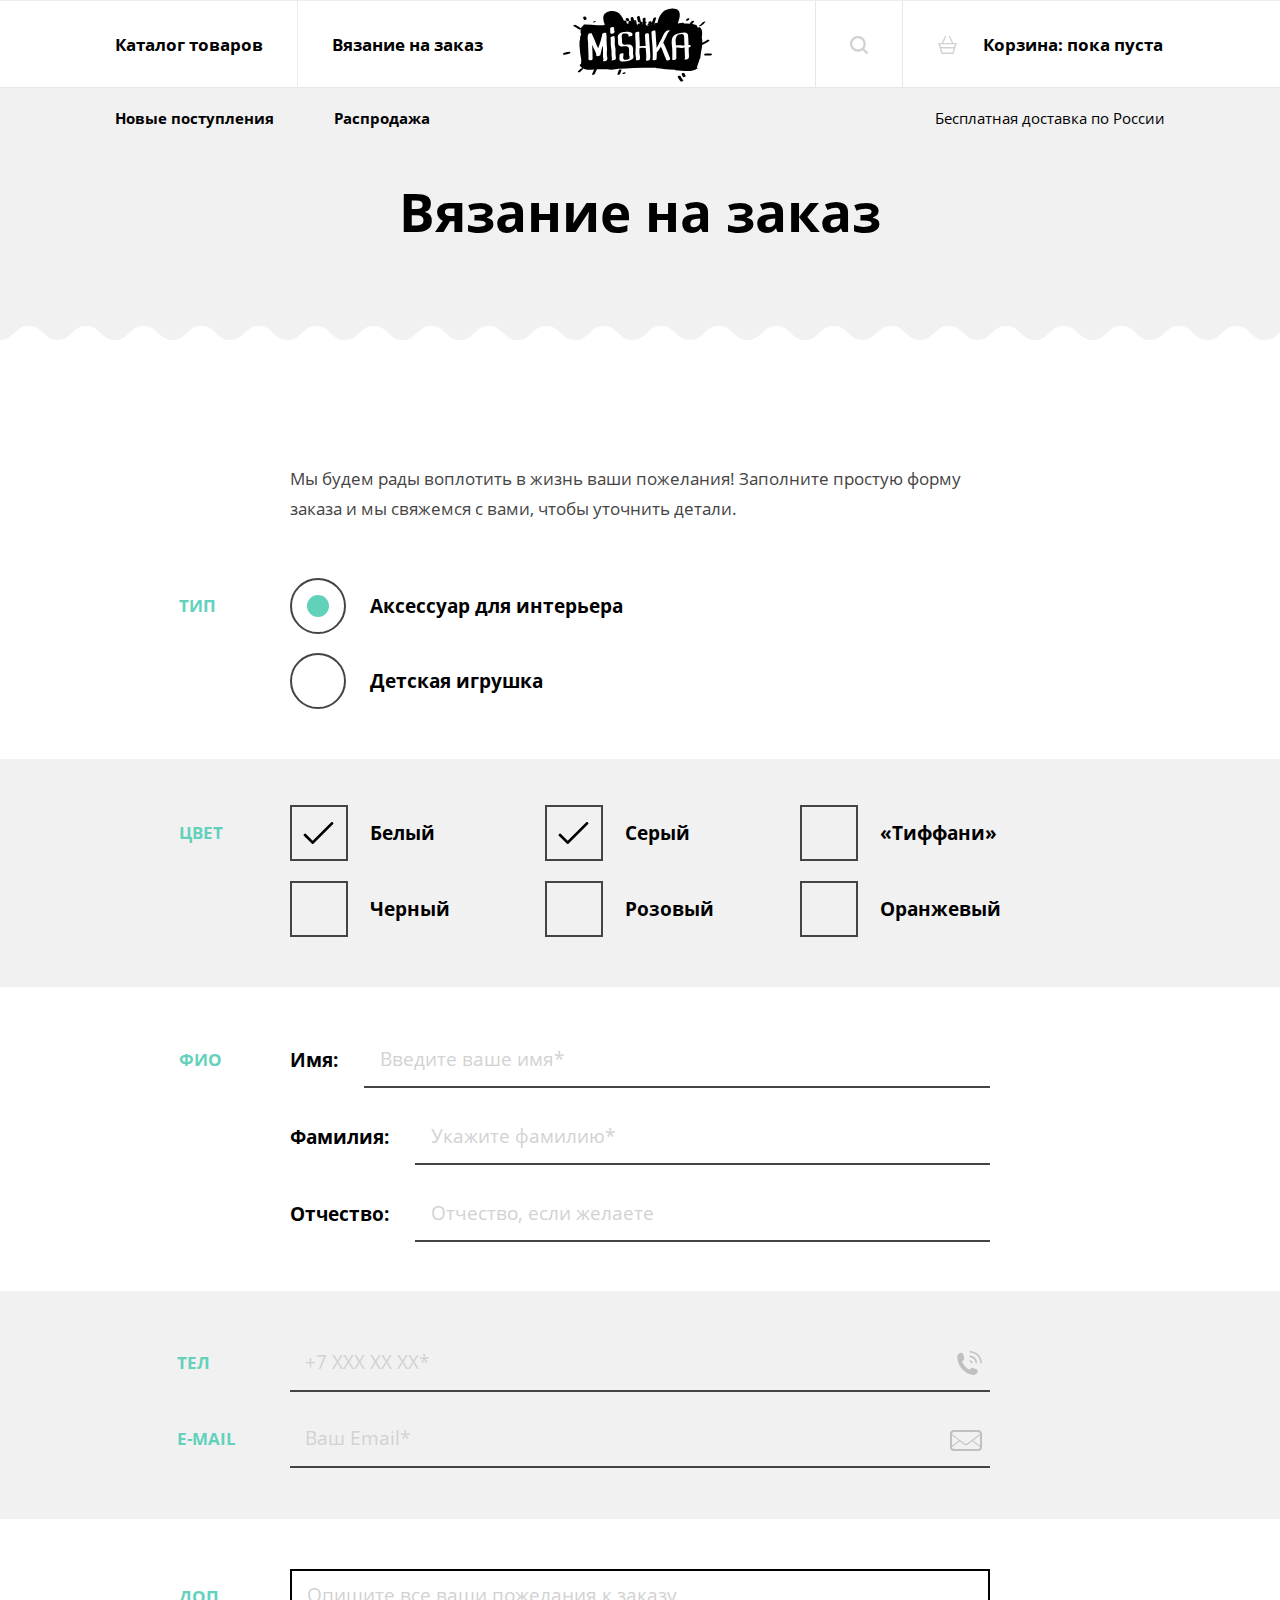
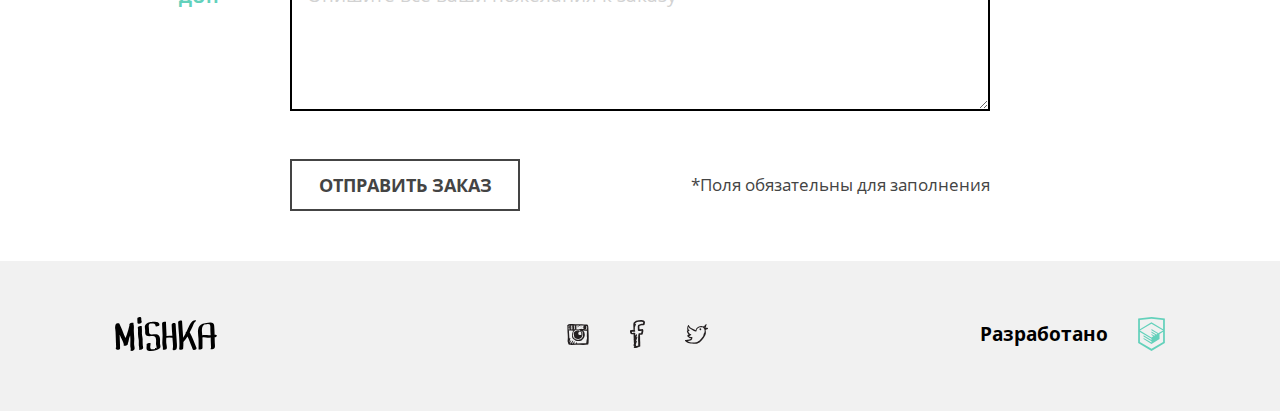
<file: form.html>
<!DOCTYPE html><html lang="ru"><head><meta charset="UTF-8"><meta http-equiv="X-UA-Compatible" content="IE=edge"><meta name="viewport" content="width=device-width,initial-scale=1"><link rel="stylesheet" href="css/style.css" type="text/css"><title>Mishka - Вязание на заказ</title></head><body><svg style="display: none"><symbol id="logo-footer" viewBox="0 0 101.63 33.95"><path d="M19.15 21.45c-.08-2.68-.51-5.35-.48-8 0-2.17.39-4.41-.36-6.49a4.46 4.46 0 01.14-.71c.19-1-3.27-.49-3.81.46a.86.86 0 00-.37 1l.1.26a78.19 78.19 0 01-2.62 9.41c-.4 1.19-.89 2.35-1.3 3.53a35.66 35.66 0 01-1.65-3.46C7.43 14 6.19 10.55 4.52 7.25c.19-1.53-3.2-1.37-3.87 0a8.64 8.64 0 00-.44 5.21 45.24 45.24 0 01.38 6.11c0 4 .36 7.94.42 11.92a1 1 0 00-.1 1.41 3.08 3.08 0 00.57.55c.9.72 3.5.11 3.5-1.27 0-4.13-.32-8.23-.43-12.36v-1.21l.17.43a33.8 33.8 0 002.19 4.65 21.46 21.46 0 011.8 4.68.77.77 0 00-.23.71.34.34 0 00.25.36c.64.55 1.84.27 2.51 0a6.07 6.07 0 00.83-.42c.35-.21.88-.68.73-1.16l-.09-.28a24.34 24.34 0 001-3.93A24.91 24.91 0 0115 18.52c.05.62.11 1.24.16 1.86.2 2.55 0 5.07 0 7.63a11.7 11.7 0 00.22 2.46 10.55 10.55 0 01.28 1.89.78.78 0 00.34 1.42 3.32 3.32 0 002.78-.78c1.2-1.11.63-2.84.36-4.24-.47-2.31.08-4.93.01-7.31zM27.51 22.12c-.07-2-.77-3.86-.77-5.87a48.66 48.66 0 00-.15-6.89c-.11-.73-4.06.1-3.92 1a38.87 38.87 0 01.16 6.35 39.16 39.16 0 00.73 5.9c.27 2-.08 4.16.15 6.21.11 1 .75 2.74.09 3.58-.42.53 1.47.34 1.55.33a3.86 3.86 0 002.3-1c.65-.83.2-2.43 0-3.36a54.62 54.62 0 01-.14-6.25zM43.84 18.8C41.78 16 38 18 35.28 17.26c-1.38-.39-1.39-2.27-1.39-3.4a35.22 35.22 0 00-.27-4.15 3.4 3.4 0 01.75-2.9 4.38 4.38 0 01.81-.34 8.23 8.23 0 011.07-.09c1.55-.07 4.61.23 4 2.48-.27 1 3.6.43 3.88-.64 1.21-4.6-7.28-3.71-9.69-3.08-2.21.59-4.65 1.84-4.78 4.4a36 36 0 00.34 3.59c.06 1.39-.2 2.78.29 4.12 1.08 3 5.52 1.58 7.78 1.75 3.85.29 2.7 5.47 2.75 7.88 0 1.29 1.18 3.43.21 4.51-.6.66-2 .7-2.79.77s-2.2.31-2.74-.46c-1-1.42.09-3.8-.12-5.42-.12-.92-4.07-.1-3.92 1 .34 2.63-1.4 6.14 2.4 6.6a18.09 18.09 0 007.5-.93 8.85 8.85 0 003.24-1.79c1-.94.69-2.35.42-3.55-.69-2.88.72-6.24-1.18-8.81zM61.17 18.61c-.12-3.78-.69-7.51-.71-11.3 0-2-4-1.31-4 .34 0 3.61.5 7.17.68 10.76v.22c-2 0-3.9.18-5.85.25.2-4.63-.61-9.23-.43-13.86 0-.58-3.87-.09-3.92 1-.17 4.47.59 8.91.45 13.39-.06 2.14-.24 4.26-.26 6.4a21.72 21.72 0 00.33 3.26 8.32 8.32 0 01.18 3.32c-.24.77 3.56.29 3.86-.69.54-1.78-.22-4-.41-5.84a31 31 0 01.08-5.25 29.73 29.73 0 016.08 0q.13 2.07.32 4.13c.11 1.16.18 2.31.2 3.48a10.62 10.62 0 01-.22 3.46c-.77 2.06 3.15 1.89 3.72.36.7-1.87.5-4.2.38-6.16-.08-2.39-.41-4.82-.48-7.27zM78.1 23.09a73.73 73.73 0 00-3.62-7.8c1-1.95 2-3.9 2.93-5.89.83-1.81 1.45-3.82 3.08-5.09.57-.45.55-.9-.25-1a4.44 4.44 0 00-2.77.74 10.74 10.74 0 00-3.2 4.27c-.93 2.05-1.9 4.06-2.91 6.08l-.22.44a1.14 1.14 0 00-.64 1.27c-.79 1.56-1.6 3.12-2.5 4.61-.3-5.53-1-11.06-1.15-16.6 0-1.27-4-.48-3.92 1 .24 6.87 1.22 13.72 1.29 20.59-.3.31-.19.49.05.6 0 1.75-.06 3.5-.21 5.25-.47.75.46 1.14 1.08 1.14h.1c.74 0 2.63-.35 2.72-1.36.19-2.1.25-4.2.23-6.29a31.36 31.36 0 004.06-5.63 29.36 29.36 0 012 4.58c.86 2.74 2.3 5.26 3.13 8 .54 1.81 4.46.74 3.92-1-.9-2.65-2.3-5.2-3.2-7.91zM101.6 18.45c-.21-.83-1.37-.85-2.27-.77v-1c-.12-2.66-.16-5.38-.39-8-.21-2.46-1.58-3.34-4-3.25a24.28 24.28 0 00-7.48 1.4 7 7 0 00-4.56 5.68c-.55 3 .24 6.22.37 9.25.15 3.5.07 7 .06 10.52 0 .57 3.92 0 3.92-1V23c0-.82-.05-1.63-.1-2.44 1.37-.59 3.69 0 5.05.14a15.29 15.29 0 003.24-.29c0 2.31.11 4.63.2 6.94 0 1.18.48 3.53-.35 4.51-.44.52 1.48.34 1.55.33a4 4 0 002.3-1c.95-1.12.46-3.79.4-5.13-.08-1.91-.1-3.82-.14-5.74 1.15-.32 2.42-1.02 2.2-1.87zM87 18.3c-.1-1.25-.22-2.49-.3-3.74-.16-2.33.12-5.58 2.29-7a7.14 7.14 0 012.35-.44 3.67 3.67 0 012.83.19c1.21.8.91 3.66.91 4.87 0 2 .21 4 .31 6a13.68 13.68 0 01-1.68.08c-2.31-.05-4.56-.41-6.71.04zM24.12 6.65a3.16 3.16 0 001.48-.52l.25-.13c.52-.34 1-.83.73-1.36a7.72 7.72 0 01-.42-3.41c0-1-1-1.25-1.78-1.17s-2.17.53-2.17 1.47a16.06 16.06 0 00.11 3 2.56 2.56 0 00-.1.36.69.69 0 00.14.59v.46a.9.9 0 00.43.53 2.18 2.18 0 001.33.18z"/></symbol><symbol id="instagram-icon" viewBox="0 0 21.77 21.33"><path d="M21.77 12.15c0-2.39-.34-4.79-.3-7.13 0-.79-.09-1.54-.15-2.28a5.29 5.29 0 01-.15-1.06c-.27-.18-.23-.68-.47-.85C20.28.6 19.5.72 19 .61S17.7.49 17.06.45c-1.94-.1-4-.08-6-.08A43.25 43.25 0 015.37 0h-2.2c-.1 0-.11.1-.23.08a9.25 9.25 0 00-1.59.3 2.81 2.81 0 01-.68.3c-.15.2-.52.15-.62.38s.18.45 0 .61v.91c.17.13 0 .58.08.83v1c0 1.28.13 2.4.08 3.72a38.7 38.7 0 01.08 9.41 14.11 14.11 0 01.46 1.75 7.61 7.61 0 00.68 1.52 6.73 6.73 0 001.9.23 4.34 4.34 0 001.14.3c2.84-.21 5.5-.15 8.43-.23a34.61 34.61 0 008.28-.23c.2-.13.13-.53.23-.76-.06-.38.21-.45.23-.76.11-2.36.14-4.79.13-7.21zm-13-6.22a9.43 9.43 0 012.43-.3 10.79 10.79 0 011.9.46c.12.18-.24.55.15.68v.08c.06 0 .15 0 .15.08a1.92 1.92 0 011.06.38c.45.05.54.48 1.14.38a2.18 2.18 0 00-.08.83 11.88 11.88 0 01.3 4.25 1.86 1.86 0 00-.3.68c-.31.32-.48.79-.84 1.06a1.08 1.08 0 01-.45.53c-.12.21-.21.45-.46.53s-.58 0-.83-.08a3.44 3.44 0 00-1.21.61c-.82-.1-1.65-.17-2.43-.3a1.94 1.94 0 00-.83-.3 2 2 0 00-.83-.5c-.1-.13-.34-.12-.46-.23s-.23-.23-.46-.23c-.12-.41-.44-.62-.53-1.06a5.55 5.55 0 01-.46-1.21 13.41 13.41 0 01.38-3.8c.35-.59.78-1.09 1.14-1.67.25 0 .37-.09.38-.3.31.05.43-.07.68-.08s.28-.36.47-.5zM7.11 3.19A3.27 3.27 0 017 2.13c0-.28.28-.28.3-.53 0-.07-.09-.06-.15-.08.13-.15.7-.1.83 0 .13.54-.35.46-.53.68 0 .17.32 0 .46.08 0 .85-.06 1.5 0 2.2h-.42c0 .23.23.23.46.23-.06.29.09.36.08.61-.23.15-.72 0-1.06.08-.11-.6.23-1.4.14-2.21zm-.68-1.6c.09 0 .13 0 .15.08.18.25 0 .68-.08.91-.17-.18-.02-.68-.07-.99zm.15 1.82c-.13-.07-.17-.24-.15-.46.13.05.17.25.15.47zm0 1.37c-.06.14-.08 0-.08-.15s.09.05.08.15zM6.43 5c.17 0 .08.22.23.23 0 .19-.28.18-.38.08s.11-.19.15-.31zM4.08 3.79c0-.11 0-.21-.08-.23-.07-.73.13-1.41 0-2 .25-.15.77 0 1.14-.08v1.18a.49.49 0 01-.38.08c-.05.28.32.13.38.3a9.3 9.3 0 00.15 2.43c-.57-.06-.91.11-1.44.08.1-.61 0-1.43.53-1.59-.01-.15-.26-.06-.3-.17zm-.53 0c-.2 0-.22-.53-.08-.61.33.01.25.51.08.61zm-.15 1a3.67 3.67 0 00.08-.68c.22 0 .25.76-.09.67zm.23-2c-.26.05-.27-.27-.15-.38s.26.21.14.32zm0-1.14c0 .16-.05.2-.08.3-.18 0-.08-.22-.23-.23.02-.15.19-.11.3-.13zm-.24 3.66c.15 0 .11.34-.08.23a.36.36 0 00.08-.23zm-.68-3.72c0 .26-.44.32-.38 0zm-1 .08c0 .22-.33.18-.38.38-.2-.17.1-.47.39-.38zm-.46.76L2 1.82c0-.12.07-.13.08-.23h.23c.1.38-.26.3-.3.53s-.07.13-.08.23a4.67 4.67 0 01.08 1c-.27 0-.28.28-.61.23-.03-.44-.19-.69-.13-1.15zm.08 3.26V4.1c.2-.18.4-.36.61-.53.29.49.18 1.39.46 1.9-.27.15-.74.11-1.06.22zm18.23 11.09a21.35 21.35 0 01-.38 2.81c-2.89.12-6 0-8.88.15-.2 0-.27 0-.23-.23-.25 0-.26.25-.53.23.2-.34.44-.9.15-1.29-.8 0-.8.82-1.14 1.29-.69-.05-1.14.13-1.82.08.18-.71.75-1 .91-1.75-.39-.55-1 .14-1.21.45-.2.48-.56.81-.76 1.29h-1c.24-.47.49-.93.76-1.37s.62-.74.68-1.37c-.16-.28-.42 0-.68 0-.12.18-.27.33-.38.53a8.63 8.63 0 00-.68 1.14c-.18.21-.33 0-.53.23-.39.27-.58.74-1 1-.17-.06 0-.36.15-.38 0-.18-.1-.55.08-.61a2.41 2.41 0 01.38-.91c.12-.74.52-1.2.68-1.9-.56.1-.67.64-1 1a7.29 7.29 0 00-.68 1.29c-.17-.13 0-.58-.08-.84.12-.59.3-1.12.38-1.75A2.61 2.61 0 003 15a.71.71 0 00-.08-.76.54.54 0 00-.45.3c-.19 0-.19.51-.3.3 0-2.59-.45-4.81-.46-7.44 0-.33-.18-.42-.23-.68 1.63 0 3.12.09 4.78.23a3.45 3.45 0 01-.3.38 1.88 1.88 0 00-.38.3A12.67 12.67 0 005 13.82a4.39 4.39 0 001 1.44c.91.49 1.63 1.15 2.51 1.67a14.15 14.15 0 005.54 0 4.32 4.32 0 00.68-.38c1.36-1.24 2.75-2.46 3-4.86v-1.37a4.93 4.93 0 00-1.75-3.64c.33-.22 1.1 0 1.67.08a5.8 5.8 0 00.68 0 8.77 8.77 0 011.44 0c.14.19.11.54.23.76-.06 1.68-.19 3.3-.15 5.09.1.45.13 1 .23 1.44a17 17 0 01-.52 2.73zm.38-11.16c-.64-.12-1.23-.28-1.9-.38.07-.33.8 0 1-.23.38-.22.29-.92.3-1.52a5 5 0 00.08-1.06C19 1.48 17.63 2 16.53 2a6 6 0 00-.3 2.66c.17.49 1 .29 1.52.46-.14.33-.69.06-1 .08s-.71-.05-1-.15c-2.29.08-4.28 0-6.53.15a17.2 17.2 0 00-.08-3.64h3.11c-.34.36-.91.51-1.29.84a3.15 3.15 0 00-1.14.91c.25.13.54-.25.76-.38s.48-.38.83-.46a5.9 5.9 0 011.67-.91 3.54 3.54 0 011 .08c1.28 0 2.46.13 3.8.08a13 13 0 012 .3 7.11 7.11 0 01.3.91 25.58 25.58 0 01-.24 2.69zM14.1 1.9c.11 0 0-.09 0 0zm0 0a3.26 3.26 0 00-1.37.68 3.31 3.31 0 001.37-.68zm1.06.61c.11 0 0-.09 0 0zm-1.75.91a6 6 0 001.75-.91c-.44 0-.59.32-1 .38-.16.21-.59.25-.74.53zm-.68-.84c-.11 0 0 .09 0 0zm-.73.61c.11 0 0-.09 0 0zm0 .07c.06 0 .07 0 .08-.08s-.08.04-.08.08zm-.08.08c.06 0 .07 0 .08-.08s-.1.03-.1.08zm-.83.61a2.06 2.06 0 00.83-.61 2 2 0 00-.86.61zm2.28 1c.53 0 .75-.42 1.21-.53.28-.3.78-.38 1-.76-.56 0-.77.4-1.22.53-.36.28-.79.4-1.02.74zm-2.28-1c-.32-.07 0 .23 0 0zm-.53.38s.12 0 .08-.08-.15.04-.11.08zm2.81.61c-.11 0 0 .09 0 0zM12.2 6.76c-.22-.23-.68-.23-1-.38a5.32 5.32 0 00-1.75.23l-.91.45a4.08 4.08 0 01-.76.53c-.21.22-.35.51-.68.61 0 .22-.17.28-.3.38s-.09.31-.23.38 0 .29-.08.3a18.36 18.36 0 00.68 4.18c.29.62 1 .85 1.44 1.29a6.32 6.32 0 002.13.53 3.19 3.19 0 01.91-.08 5.09 5.09 0 002.81-1.44 1.58 1.58 0 01.45-.68c-.25-.67.29-1.1.46-1.6A8.52 8.52 0 0014.78 8c-.26-.58-.92-.75-1.37-1.14-.06 0-.15 0-.15-.08a1.36 1.36 0 00-1.06-.02zm-3.42 4.32c-.11-.06-.11-.24-.15-.38.26-.07.12.24.15.38zm.08.3c0-.12.08 0 .08.08s-.08.01-.08-.07zm.46-2.05c0-.09.08 0 .08 0s-.08.05-.08.01zM11 7.21c-.2.26 0 .58.08.84-.32-.05-.59-.89-.08-.84zm.38 3.95s.05-.1.08-.08-.07.1-.09.08zm.74 2.84c0-.11.07 0 .15 0a.08.08 0 01-.15 0zm2.2-2.58c-.23-.06-.14.21-.38.15a1.57 1.57 0 01.23-.46c.14.07.18.18.16.35zm-1.14-3.8a2.75 2.75 0 01.61.38 2 2 0 00.38.53 20.57 20.57 0 01.15 2.35c-.26.1-.44.27-.68.38a4.44 4.44 0 01-1.9-.46c-.17-.26-.36-.5-.53-.76V9a4.2 4.2 0 00.46-.61c.23-.13.51-.2.45-.61a.38.38 0 01-.12-.19c.16 0 .25.16.38.23.37.02.46-.2.81-.15z"/></symbol><symbol id="facebook-icon" viewBox="0 0 14.96 27.72"><path d="M11.66 5.19a6.68 6.68 0 002.68-.3 8.12 8.12 0 00.62-3c-.19 0-.06-.34-.21-.4s-.28-.19-.31-.4c-.28-.16-.46-.42-.72-.6L11.56 0A13.56 13.56 0 009 .11 6.62 6.62 0 003.72 2.5c0 .08 0 .2-.1.2-.62 1.59-.13 3.62-.21 5.58.1.44.11 1 .2 1.39a18.82 18.82 0 01-3.4.5c-.31.33-.21 1.09-.21 1.7a15 15 0 00.41 1.59 3.53 3.53 0 00.83.5c.06 0 .07.08.1.1.51.27 1.45 0 2.27.1-.14 2 .26 3.92 0 5.68 0 .33.29.38.21.8A8.25 8.25 0 004 23.33a2.63 2.63 0 00-.41 1.79c.12 0 .11.16.1.3-.07.47.64.17.52.7.16.46-.43.18-.41.5v.9a6 6 0 002.27.2c.91-.42 2.19-.48 2.79-1.2a1.28 1.28 0 001.24-.2c0-.32.27-.33.21-.7s-.17-.5-.1-.9v-2.89c-.21-2.29 0-4.94-.31-7.18a9.1 9.1 0 002.58-.4 4.85 4.85 0 00.52-1.88 1.56 1.56 0 00.21-1c.19-.21.07-.73.1-1.1-.14-.6-.17-1.3-.83-1.39-.88-.24-2 .6-3 .3 0-1.13-.29-2.34 0-3.39.76-.18 1.46-.4 2.18-.6zM7.84 10a3.76 3.76 0 00.41.7c.08 0 .2 0 .21.1a10.32 10.32 0 003.1-.3A7.46 7.46 0 0111 13a10 10 0 01-2 .2c-.28.16-.37.51-.62.7 0 .44.14.5 0 .8-.2.14-.05.61-.21.8V17c.08.28-.15.26-.1.5v3.49c-.08.28.15.26.1.5v3c.06.27-.13.79.1.9-.07.36-.41 0-.82.1a7.66 7.66 0 01-1.55.4 2.81 2.81 0 00.31-1.1c0-.38-.37-.31-.52-.5.19-.64.56-1.12.72-1.79.2-.51.71-1.3.31-1.79-.52-.11-.52.29-.83.4 0 .08 0 .2-.1.2s0 .2-.1.2-.15.06 0 0 0-.2.1-.2 0-.2.1-.2v-.3a5.71 5.71 0 00.83-2 4.81 4.81 0 00.41-1 1.29 1.29 0 00.1-1.2 1 1 0 00-.93.7c-.32-.19.16-.43.1-.7.14-.23.17-.57.31-.8.2-.41.56-1.3 0-1.6a.66.66 0 00-.72.5 1.45 1.45 0 00-.52.7c-.37-.07-.14-.73-.21-1.1s.12-.9 0-1.2c-.56-.8-2-.11-3.2-.3a2.24 2.24 0 01-.1-1.2c1-.09 2.48.2 3.2-.2 0-.08 0-.2.1-.2.09-.72-.27-1-.51-1.4a17.1 17.1 0 00.1-3c.23-.14.33-.41.51-.6.11-1 .67-1.48.72-2.49-.27 0-.61-.05-.62.2-.3-.11-.38.48-.51.2-.11-.54.25-.63.31-1 .6-.42 1.21-.82 1.86-1.2 1.74-.24 4.65-.45 6.09.2.05.62-.29.85-.21 1.5h-1.44a30.6 30.6 0 00-3 1c-.24.07-.28.33-.52.4a5.91 5.91 0 01-.31 1c-.07 1.41.14 2.57.11 3.98z"/></symbol><symbol id="twitter-icon" viewBox="0 0 23.49 20.17"><path d="M23.45 4.08c-.23-.37-.91-.28-1.41-.37h-1.11a8.34 8.34 0 01.52-1 5.42 5.42 0 00.22-1.26c.13-.17.18-.42.3-.59s.24-.48.07-.67-.29-.19-.59-.19a.51.51 0 00-.22.15c-.45.43-.78 1-1.26 1.41h-.07c-.09 0 0 0-.08.07l-.37.22a3 3 0 01-.89.52A6.08 6.08 0 0016.71 2a6.44 6.44 0 00-3 .74 7.32 7.32 0 00-2.15 1.63c0 .32-.34.4-.37.74 0 0 0 .09-.07.07 0 .24-.05.34-.07.52s.2.43 0 .52a7.15 7.15 0 01-2.15-1 10.15 10.15 0 01-2.12-1.06A6 6 0 015 2.82c-.21-.31-.54-.5-.67-.89C4 1.77 4.16 1 3.59 1c-.32 0-.34.2-.44.37s-.36.23-.37.52c0 0 0 .09-.07.08a17.77 17.77 0 00-.52 3.26 3.07 3.07 0 00.59 1 1.11 1.11 0 00-.89.52 3.72 3.72 0 00.74 2.3 2.94 2.94 0 00.59 1c0 .23.21.29.3.45s.12.12.15.22.29.18.07.22c-.41.13-1 .07-1.26.37a1.92 1.92 0 000 1.11c0 .24.28.26.3.52a18.31 18.31 0 001.63 1.11 15.23 15.23 0 001.85.37 1.44 1.44 0 01-.59.74 19.23 19.23 0 01-2.74.74c-.56 0-1 .23-1.56.22-.33.13-.85.08-1.11.22s-.1.1-.22.22a.72.72 0 00.44.89c0 .25.22.28.37.37a.8.8 0 00.44.37 10.58 10.58 0 001.93 1.11c.83.18 1.65.38 2.52.52s1.9.12 2.82.22h1a9.91 9.91 0 001.85.07c.09-.1.32-.07.52-.07a9.28 9.28 0 001.63-.74c.57-.24 1-.64 1.56-.89a10 10 0 002.52-2.37 1.66 1.66 0 00.45-.74c.26-.16.38-.45.59-.67a9.92 9.92 0 001-1.41c.32-.5.58-1.05.89-1.56 0-.41.31-.48.3-.89.19-.23.18-.66.37-.89a1.38 1.38 0 01.07-.59A12.15 12.15 0 0021 5.94a5.74 5.74 0 001.63-.59c.53-.19 1.01-.59.82-1.27zM20 8.16a4.73 4.73 0 01-1 2c.06.38-.1.54-.07.89a4.31 4.31 0 00-.37 1c-.2.27-.33.61-.52.89-.37.55-.78 1.05-1.19 1.56s-.91 1-1.33 1.48-.94.88-1.41 1.33a5 5 0 00-1.26.67 5 5 0 00-.67.3c-.18.15-.5.14-.67.3a24 24 0 01-3.51.18 26.33 26.33 0 01-3-.37 11.79 11.79 0 01-2.3-1c.15-.24.63-.15 1-.22 0-.17.39 0 .44-.15.26.06.29-.11.52-.07a9.52 9.52 0 001.7-.59c.28-.14.41-.43.67-.59a.74.74 0 01.22-.44c0-.28.2-.44.15-.82.11-.21.3-.34.3-.67-.07-.15-.13-.32-.3-.37s-.38-.07-.44-.22a1.37 1.37 0 01-.59-.08c-.15 0-.49.09-.52-.07A3.61 3.61 0 014 12.36c.43-.26 1-.35 1.33-.74.52-.08 1.06-.13 1.11-.67 0-.72-.77-.66-1.33-.82a12.12 12.12 0 01-1.89-2.56c.24-.16.56-.23.74-.44.45.06.54-.25.67-.52 0-.49-.33-.61-.59-.81a3.5 3.5 0 01-.67-.8 18.47 18.47 0 01.07-2.37c.06 0 .07 0 .07.07.23.44.56.77.82 1.19A8.87 8.87 0 005.89 5c.45.41 1.11.62 1.56 1a16.41 16.41 0 011.7 1c.67.19 1.06.67 2 .59l.59-.3c.26-.46-.06-1.08.15-1.63a4.35 4.35 0 011.26-1.48 7.81 7.81 0 00.85-.54 4.82 4.82 0 001-.37 6.26 6.26 0 001-.15h1.26a7 7 0 00.74.15 1.83 1.83 0 00.67.37 4.47 4.47 0 011.41 3A10.23 10.23 0 0020 8.16zm.3-5.63c-.13.34-.23.71-.59.82 0-.11-.12-.12-.15-.22s.21-.19.3-.3.25-.25.44-.3c.03-.09.15-.05.04 0zm-5.48 3a1.36 1.36 0 00.52.37.71.71 0 00.59.37c0-.15.35 0 .37-.22.17 0 .17-.23.3-.3a2.36 2.36 0 00-.37-1.33.93.93 0 00-1.37 1.15z"/></symbol><symbol id="htmlacademy-icon" viewBox="0 0 154.38 195.33"><path d="M78,.59,77.19.5.5,8.54V149.11l76.69,45.63,76.69-45.63V8.54Zm65.86,142.82L77.19,183.07,10.53,143.41V85.79L76.91,125.3l.11,7.16-45.53-27.1-.07,7,45.71,27.47.11,7.35-45.7-27.19-.07,7,45.71,27.47,46.15-27.62v-7l-.06,0V97.1l20.57-12.28Zm-.05-66.06L125.56,88.09l-8.42,5L77,69.17l-.07,7,34.32,20.41-.3.18-.74.44L105.33,100,77,83.16l-.07,7,22.36,13.3L94,106.94l-.13.08L77,97.06l-.07,7L88,110.54l-11.29,6.78-66-39.26L76.82,38.31h0Zm.05-7-67-39.51h0L10.53,70.31V17.58l66.66-7,66.66,7Z"/></symbol><symbol id="search-icon" viewBox="0 0 17.6 17.6"><path d="M17.27 15.73l-3.41-3.42a7.75 7.75 0 10-1.54 1.54l3.42 3.42a1 1 0 00.77.33 1.1 1.1 0 001.1-1.1 1 1 0 00-.34-.77zM2.2 7.7a5.5 5.5 0 115.5 5.5 5.5 5.5 0 01-5.5-5.5z"/></symbol><symbol id="cart-icon" viewBox="0 0 20.29 18.85"><path d="M19.54 7.23h-3.15L13 .41a.75.75 0 10-1.34.67l3.07 6.14H5.58l3.07-6.13A.75.75 0 107.31.41L3.9 7.23H.75a.75.75 0 100 1.5h.16l.85 3a.73.73 0 00.38 1.33l1.66 5.79h12.7l1.66-5.79a.74.74 0 00.7-.74.74.74 0 00-.32-.6l.85-3h.16a.75.75 0 000-1.5zm-4.18 10.12H4.93l-1.22-4.29h12.88zM17 11.56H3.28l-.81-2.83h15.36z"/></symbol><symbol id="phone-icon" viewBox="0 0 24.83 24.33"><path d="M17.32 24.33h-1.11A17.24 17.24 0 015.1 18.56 19.39 19.39 0 010 6.82V5.46a3.37 3.37 0 011.07-2.09 4.5 4.5 0 012.52-1.55 3.19 3.19 0 012.23 1.07 7.54 7.54 0 01.78 2.37A8.82 8.82 0 017.08 8c-.18 1.2-1.76 1.7-2.23 2.57a16.65 16.65 0 007.47 8.35c.85-.46 1.59-1.86 2.77-1.89a5.12 5.12 0 011.41.34c.48.14.89.33 1.31.48A5.73 5.73 0 0120.18 19a3.51 3.51 0 01.58 2.23c-.19 1.28-2.22 2.65-3.44 3.1zM12.53 1.53A10.77 10.77 0 0123.3 12.3h1.53A12.3 12.3 0 0012.53 0z"/><path d="M12.53 9.33v1.55a1.42 1.42 0 011.42 1.42h1.55a3 3 0 00-2.97-2.97zM12.53 6.25a6.05 6.05 0 016.06 6.05h1.59a7.64 7.64 0 00-7.64-7.64z"/></symbol><symbol id="mail-icon" viewBox="0 0 32 21"><path d="M28 0H4a4 4 0 00-4 4v13a4 4 0 004 4h24a4 4 0 004-4V4a4 4 0 00-4-4zM2 5.25l7 5.25-7 5.25zM30 17a2 2 0 01-2 2H4a2 2 0 01-2-2l7.83-5.87 4.37 3.27a3 3 0 003.6 0l4.37-3.28L30 17zm0-1.25l-7-5.25 7-5.25zM17.2 13.6a2 2 0 01-2.4 0l-4.13-3.1-.83-.62L2 4a2 2 0 012-2h24a2 2 0 012 2z"/></symbol></svg><header class="page-header"><nav class="main-navigation main-navigation--closed main-navigation--nojs"><div class="main-navigation__wrapper"><a class="main-navigation__logo-link" href="index.html"><picture><source media="(min-width: 1250px)" srcset="media/svg/logo-desktop.svg"><source media="(min-width: 768px)" srcset="media/svg/logo-tablet.svg"><img class="main-navigation__logo-image" width="86" height="35" src="media/svg/logo-mobile.svg" alt="Логотип сайта Мишка"></picture></a><button class="main-navigation__toggle" type="button"><span class="visually-hidden">Открыть меню</span></button><ul class="main-navigation__site-list site-list"><li class="site-list__item"><a class="site-list__link" href="catalog.html">Каталог товаров</a></li><li class="site-list__item"><a class="site-list__link" href="form.html">Вязание на заказ</a></li></ul><ul class="main-navigation__user-list user-list"><li class="user-list__item"><a class="user-list__link user-list__link--search" href="#">Поиск по сайту <svg class="user-list__link-icon user-list__link-icon--search" width="18" height="18" fill="#d3d2d2" focusable="false"><use href="#search-icon"></use></svg></a></li><li class="user-list__item"><a class="user-list__link" href="#">Корзина: пока пуста <svg class="user-list__link-icon user-list__link-icon--cart" width="21" height="18" fill="#d3d2d2" focusable="false"><use href="#cart-icon"></use></svg></a></li></ul><ul class="main-navigation__stock-list stock-list"><li class="stock-list__item"><a class="stock-list__link" href="#">Новые поступления</a></li><li class="stock-list__item"><a class="stock-list__link" href="#">Распродажа</a></li></ul><p class="main-navigation__delivery">Бесплатная доставка по России</p></div></nav></header><main class="page-main"><header class="page-title page-title--inner"><h1 class="page-title__title">Вязание на заказ</h1></header><section class="order"><p class="order__description">Мы будем рады воплотить в жизнь ваши пожелания! Заполните простую форму заказа и мы свяжемся с вами, чтобы уточнить детали.</p><form class="form" action="#"><fieldset class="form-type"><div class="form-type__wrapper"><legend class="form-type__title">Тип</legend><input class="form-type__radio visually-hidden" id="form-type-accessory" name="type" value="accessory-for-interior" type="radio" checked="checked"> <label class="form-type__label form-type__label--accessory" for="form-type-accessory">Аксессуар для интерьера</label> <input class="form-type__radio visually-hidden" id="form-type-toy" name="type" value="childrens-toy" type="radio"> <label class="form-type__label" for="form-type-toy">Детская игрушка</label></div></fieldset><fieldset class="form-color"><div class="form-color__wrapper"><legend class="form-color__title">Цвет</legend><input class="form-color__checkbox visually-hidden" id="form-color-white" name="white" value="white" type="checkbox" checked="checked"> <label class="form-color__label form-color__label--white" for="form-color-white">Белый</label> <input class="form-color__checkbox visually-hidden" id="form-color-gray" name="gray" value="gray" type="checkbox" checked="checked"> <label class="form-color__label form-color__label--gray" for="form-color-gray">Серый</label> <input class="form-color__checkbox visually-hidden" id="form-color-tiffany" name="tiffany" value="tiffany" type="checkbox"> <label class="form-color__label form-color__label--tiffany" for="form-color-tiffany">«Тиффани»</label> <input class="form-color__checkbox visually-hidden" id="form-color-black" name="black" value="black" type="checkbox"> <label class="form-color__label form-color__label--black" for="form-color-black">Черный</label> <input class="form-color__checkbox visually-hidden" id="form-color-pink" name="pink" value="pink" type="checkbox"> <label class="form-color__label form-color__label--pink" for="form-color-pink">Розовый</label> <input class="form-color__checkbox visually-hidden" id="form-color-orange" name="orange" value="orange" type="checkbox"> <label class="form-color__label form-color__label--orange" for="form-color-orange">Оранжевый</label></div></fieldset><fieldset class="form-initials"><div class="form-initials__wrapper"><legend class="form-initials__title">ФИО</legend><p class="form-initials__field-wrapper"><label class="form-initials__label" for="form-initials-first-name">Имя:</label> <input class="form-initials__field" id="form-initials-first-name" name="first-name" type="text" placeholder="Введите ваше имя*"></p><p class="form-initials__field-wrapper"><label class="form-initials__label" for="form-initials-second-name">Фамилия:</label> <input class="form-initials__field" id="form-initials-second-name" name="second-name" type="text" placeholder="Укажите фамилию*"></p><p class="form-initials__field-wrapper"><label class="form-initials__label" for="form-initials-middle-name">Отчество:</label> <input class="form-initials__field" id="form-initials-middle-name" name="middle-name" type="text" placeholder="Отчество, если желаете"></p></div></fieldset><fieldset class="form-contacts"><div class="form-contacts__wrapper"><legend class="visually-hidden">Контактные данные</legend><p class="form-contacts__field-wrapper"><label class="form-contacts__label" for="form-contacts-mobile-phone">Тел</label> <input class="form-contacts__field" id="form-contacts-mobile-phone" name="mobile-phone" type="tel" placeholder="+7 ХХХ ХХ ХХ*"> <svg class="form-contacts__field-icon" width="25" height="24" fill="rgba(0, 0, 0, 0.2)" focusable="false"><use href="#phone-icon"></use></svg></p><p class="form-contacts__field-wrapper"><label class="form-contacts__label" for="form-contacts-phone">E-mail</label> <input class="form-contacts__field" id="form-contacts-phone" name="email" type="email" placeholder="Ваш Email*"> <svg class="form-contacts__field-icon" width="32" height="21" fill="rgba(0, 0, 0, 0.2)" focusable="false"><use href="#mail-icon"></use></svg></p></div></fieldset><fieldset class="form-extra"><div class="form-extra__wrapper"><legend class="form-extra__title">Доп</legend><textarea class="form-extra__textarea" id="form-extra-textarea" name="extra" cols="30" rows="10" placeholder="Опишите все ваши пожелания к заказу"></textarea></div></fieldset><div class="form__footer"><small class="form__note">*Поля обязательны для заполнения</small> <input class="form__submit button" name="submit" value="Отправить заказ" type="submit"></div></form></section></main><footer class="page-footer"><div class="page-footer__wrapper"><a class="page-footer__logo-link" href="index.html"><svg class="page-footer__link-icon" width="102" height="34" fill="#000" focusable="false"><use href="#logo-footer"></use></svg></a><ul class="page-footer__social social-list"><li class="social-list__item"><a class="social-list__link" href="#"><span class="visually-hidden">Инстаграм</span> <svg class="social-list__link-icon social-list__link-icon--instagram" width="22" height="21" fill="#231F20" focusable="false"><use href="#instagram-icon"></use></svg></a></li><li class="social-list__item"><a class="social-list__link" href="#"><span class="visually-hidden">Фейсбук</span> <svg class="social-list__link-icon social-list__link-icon--facebook" width="15" height="28" fill="#231F20" focusable="false"><use href="#facebook-icon"></use></svg></a></li><li class="social-list__item"><a class="social-list__link" href="#"><span class="visually-hidden">Твиттер</span> <svg class="social-list__link-icon social-list__link-icon--twitter" width="23" height="20" fill="#231F20" focusable="false"><use href="#twitter-icon"></use></svg></a></li></ul><div class="page-footer__copyright copyright"><a class="copyright__link" href="#"><b class="copyright__text">Разработано</b> <svg class="copyright__link-icon" width="27" height="34" fill="#63d1bb" focusable="false"><use href="#htmlacademy-icon"></use></svg></a></div></div></footer><script src="js/mobile-menu.js"></script></body></html>
</file>
<file: css/style.css>
@font-face{font-family:Open Sans;font-style:normal;font-weight:400;src:url(../fonts/OpenSans-Regular.woff2) format("woff2"),url(../fonts/OpenSans-Regular.woff) format("woff")}@font-face{font-family:Open Sans;font-style:normal;font-weight:700;src:url(../fonts/OpenSans-Bold.woff2) format("woff2"),url(../fonts/OpenSans-bold.woff) format("woff")}body{background-color:#fff;color:#000;font-family:Open Sans,Arial,sans-serif;font-size:15px;line-height:24px;margin:0;padding:0}.body--hidden{overflow:hidden}img{height:auto;width:100%}.visually-hidden:not(:focus):not(:active),input[type=checkbox].visually-hidden,input[type=radio].visually-hidden{clip:rect(0 0 0 0);border:0;-webkit-clip-path:inset(100%);clip-path:inset(100%);height:1px;margin:-1px;overflow:hidden;padding:0;position:absolute;white-space:nowrap;width:1px}.button{-webkit-box-sizing:border-box;box-sizing:border-box;color:#444;display:block;font-family:inherit;font-weight:700;line-height:20px;text-align:center;text-decoration:none;text-transform:uppercase;-webkit-transition:color .2s,background-color .2s;transition:color .2s,background-color .2s}.contacts__write-us,.form__submit,.product-of-week__button,.production__order,.reviews__write{background-color:transparent;border:2px solid #444;font-size:18px;padding:14px 20px;width:260px}.contacts__write-us:hover,.form__submit:hover,.product-of-week__button:hover,.production__order:hover,.reviews__write:hover{background-color:#444;color:#fff}.contacts__write-us:active,.form__submit:active,.product-of-week__button:active,.production__order:active,.reviews__write:active{background-color:#444;color:hsla(0,0%,100%,.3)}.about__wrapper,.catalog-list__wrapper,.order,.page-footer__wrapper,.product-of-week__wrapper,.reviews__wrapper{-webkit-box-sizing:border-box;box-sizing:border-box;margin:0 auto;padding:0 30px;width:320px}.main-navigation{border-top:1px solid #ececec;min-height:78px}.main-navigation,.main-navigation__wrapper{-webkit-box-sizing:border-box;box-sizing:border-box}.main-navigation__wrapper{margin:0 auto;position:relative}.main-navigation__logo-image,.main-navigation__logo-link{display:block;height:78px;width:86px}.main-navigation__logo-link{margin:0 auto;-webkit-transition:opacity .2s;transition:opacity .2s}.main-navigation__logo-link[href]:hover{opacity:.6}.main-navigation__logo-link[href]:active{opacity:.3}.main-navigation__toggle{display:none}.about__list,.modal-sizes__list,.products__list,.site-list,.social-list,.stock-list,.user-list{list-style:none;margin:0;padding:0}.stock-list{display:none}.site-list__item,.user-list__item{border-bottom:1px solid #ececec;padding:27px 30px;text-align:center}.site-list__item:first-child{border-top:1px solid #ececec}.site-list__link,.stock-list__link,.user-list__link{-webkit-box-sizing:border-box;box-sizing:border-box;color:#000;display:block;font-size:17px;font-weight:700;margin:0 auto;padding-left:46px;text-align:left;text-decoration:none;-webkit-transition:color .2s;transition:color .2s;width:260px}.site-list__link:hover,.stock-list__link:hover,.user-list__link:hover{color:rgba(0,0,0,.6)}.site-list__link:active,.stock-list__link:active,.user-list__link:active{color:rgba(0,0,0,.3)}.user-list__link{position:relative}.user-list__link:hover .user-list__link-icon{fill:#63d1bb}.user-list__link:active .user-list__link-icon{fill:#63d1bb;opacity:.3}.user-list__link-icon{height:18px;left:0;position:absolute;top:calc(50% - 9px);-webkit-transition:fill .2s,opacity .2s;transition:fill .2s,opacity .2s}.user-list__link-icon--search{width:18px}.user-list__link-icon--cart{width:21px}.main-navigation__delivery{display:none}.page-title--inner{background-color:#f1f1f1;margin:0 auto;padding:69px 30px 77px}.page-title--inner .page-title__title{font-size:27px;line-height:30px;text-align:center}.page-title__title{margin:0}.products__header{background-color:#f9f9f9}.products__title-wrapper{background-image:url(../media/img/hero-mobile@1x.jpg);background-position:center 20px;background-repeat:no-repeat;background-size:150%;padding:72px 30px 120px;width:320px}.products__title,.products__title-wrapper{-webkit-box-sizing:border-box;box-sizing:border-box;margin:0 auto}.products__title{font-size:27px;line-height:30px;text-align:center}.products__item{-webkit-box-sizing:border-box;box-sizing:border-box;padding:28px 30px;-webkit-transition:padding .2s,margin .2s;transition:padding .2s,margin .2s}.products__item--interior{background-color:#63d1bb}.products__item--toy{background-color:#56c3b2}.products__item:hover{margin-top:-5px;padding-bottom:33px}.products__item:active .products__link{opacity:.3}.products__link{color:#fff;display:block;font-size:19px;font-weight:700;margin:0 auto;position:relative;text-align:left;text-decoration:none;-webkit-transition:opacity .2s;transition:opacity .2s;width:260px}.products__link:active{opacity:.3}.products__link:after{background-repeat:no-repeat;content:"";opacity:.5;position:absolute}.products__link--interior:after{background-image:url(../media/svg/interior-icon.svg);height:62px;right:6px;top:calc(50% - 31px);width:40px}.products__link--toy:after{background-image:url(../media/svg/toy-icon.svg);height:60px;right:-4px;top:calc(50% - 30px);width:60px}.product-of-week{padding-bottom:42px;padding-top:26px;position:relative}.product-of-week:after{background-image:url(../media/svg/zigzag-line-desktop.svg);background-repeat:repeat-x;background-size:auto 6px;bottom:0;content:"";height:6px;left:0;position:absolute;right:0}.product-of-week__title,.reviews__title{font-size:25px;line-height:30px;margin:0;text-align:left}.product-of-week__title{margin-bottom:22px;padding-bottom:25px;position:relative}.product-of-week__title:after{bottom:0;color:#63d1bb;content:"Товар недели";font-size:17px;font-weight:700;left:0;line-height:20px;position:absolute;text-transform:uppercase}.product-of-week__description{margin:0 0 17px}.technical-list{border-collapse:collapse;margin-bottom:28px;width:100%}.technical-list__item{border-bottom:1px solid #ececec;line-height:20px}.technical-list__parameter,.technical-list__value{padding:10px 0;text-align:left}.technical-list__parameter{-webkit-box-sizing:border-box;box-sizing:border-box;font-weight:400;padding-right:10px;width:98px}.product-of-week__image-wrapper{background-color:#e7e7e7;height:315px;margin:0 0 22px;overflow:hidden;width:260px}.product-of-week__image{display:block}.product-of-week__price{color:#444;display:block;font-size:17px;margin-bottom:26px;text-align:center}.product-of-week__button{font-size:17px}.about{padding-bottom:52px;padding-top:28px}.about__title{font-size:25px;line-height:30px;margin:0 0 33px}.about__item{font-size:17px;font-weight:700;line-height:20px;margin-bottom:34px;padding-top:50px;position:relative}.about__item:last-child{margin-bottom:0}.about__item:before{background-repeat:no-repeat;content:"";left:0;position:absolute;top:0}.about__item--ecological:before{background-image:url(../media/svg/ecological-icon.svg);height:37px;left:8px;width:32px}.about__item--price:before{background-image:url(../media/svg/price-icon.svg);height:27px;width:47px}.about__item--like:before{background-image:url(../media/svg/like-icon.svg);height:27px;left:7px;width:34px}.about__item--handmade:before{background-image:url(../media/svg/handmade-icon.svg);height:34px;left:3px;width:35px}.about__item--support:before{background-image:url(../media/svg/support-icon.svg);height:23px;left:-6px;width:55px}.about__item--gift:before{background-image:url(../media/svg/gift-icon.svg);height:32px;left:3px;width:33px}.reviews{padding-bottom:50px;position:relative}.reviews:after{background-image:url(../media/svg/zigzag-line-desktop.svg);background-repeat:repeat-x;background-size:auto 6px;bottom:0;content:"";height:6px;left:0;position:absolute;right:0}.reviews__title{margin-bottom:23px}.reviews__list{display:-webkit-box;display:-ms-flexbox;display:flex;-ms-flex-wrap:wrap;flex-wrap:wrap}.reviews__author-text,.reviews__item{margin:0}.reviews__author-text{line-height:30px;margin-bottom:27px}.reviews__author-name{display:block;font-size:17px;font-style:normal;font-weight:700;margin-bottom:3px}.reviews__author-contact{color:#000;display:inline-block;font-size:17px;line-height:30px;margin-bottom:30px;position:relative;text-decoration:none;-webkit-transition:color .2s;transition:color .2s;width:auto}.reviews__author-contact:hover{color:#46c1ae}.reviews__author-contact:hover:after{-webkit-animation-duration:.2s;animation-duration:.2s;-webkit-animation-name:underline;animation-name:underline;-webkit-animation-timing-function:ease;animation-timing-function:ease;background-color:#46c1ae;bottom:-4px;content:"";height:1px;left:0;position:absolute;right:0}@-webkit-keyframes underline{0%{bottom:10px;opacity:.5}to{bottom:-4px;opacity:1}}@keyframes underline{0%{bottom:10px;opacity:.5}to{bottom:-4px;opacity:1}}.reviews__toggles{display:-webkit-box;display:-ms-flexbox;display:flex}.reviews__next,.reviews__previous{background-color:transparent;border:1px solid #ececec;-webkit-box-sizing:border-box;box-sizing:border-box;cursor:pointer;height:52px;margin-bottom:38px;padding:0;position:relative;width:130px}.reviews__next:hover:before,.reviews__previous:hover:before{opacity:.6}.reviews__next:active:before,.reviews__previous:active:before{opacity:.3}.reviews__next:before,.reviews__previous:before{background-image:url(../media/svg/arrow-icon.svg);background-repeat:no-repeat;content:"";height:26px;left:calc(50% - 25px);position:absolute;top:calc(50% - 13px);-webkit-transition:opacity .2s;transition:opacity .2s;width:50px}.reviews__previous{margin-right:-1px}.reviews__next{-webkit-transform:rotate(180deg);transform:rotate(180deg);width:131px}.contacts{padding-bottom:38px;padding-top:36px}.contacts__list,.contacts__title,.contacts__wrapper{-webkit-box-sizing:border-box;box-sizing:border-box;margin:0 auto}.contacts__list,.contacts__title{padding:0 30px;width:320px}.contacts__title{font-size:18px;line-height:30px;margin-bottom:24px}.contacts__list{border-collapse:collapse;display:block;margin-bottom:36px}.contacts__item{display:block;line-height:30px;margin-bottom:28px}.contacts__item:last-child{margin-bottom:0}.contacts__parameter{-webkit-box-sizing:border-box;box-sizing:border-box;font-weight:400;padding-right:28px;text-align:left;vertical-align:top}.contacts__mail{color:#000;position:relative;text-decoration:none;-webkit-transition:color .2s;transition:color .2s}.contacts__mail:after{background-color:#62d1ba;bottom:-4px;content:"";height:1px;left:0;position:absolute;right:0;-webkit-transition:background-color .2s,opacity .2s;transition:background-color .2s,opacity .2s}.contacts__mail:hover{color:#46c1ae}.contacts__mail:hover:after{background-color:#46c1ae}.contacts__mail:active{color:rgba(70,193,174,.3)}.contacts__mail:active:after{opacity:.1}.contacts__map-container{height:457px;margin:0 0 40px;width:100%}.contacts__write-us{margin:0 auto}.catalog-list{padding:30px 0}.catalog-item{margin-bottom:30px}.catalog-item:last-child{margin-bottom:0}.catalog-item:hover .catalog-item__info{-webkit-box-shadow:0 6px 10px 0 rgba(0,0,0,.1);box-shadow:0 6px 10px 0 rgba(0,0,0,.1)}.catalog-item:active .catalog-item__info{-webkit-box-shadow:0 3px 5px 0 rgba(0,0,0,.1);box-shadow:0 3px 5px 0 rgba(0,0,0,.1)}.catalog-item__image-wrapper{background-color:#ececec;height:195px;margin:0;overflow:hidden;width:260px}.catalog-item__image{display:block}.catalog-item__info{border:1px solid #ececec;padding:25px 26px 28px;-webkit-transition:-webkit-box-shadow .2s;transition:-webkit-box-shadow .2s;transition:box-shadow .2s;transition:box-shadow .2s,-webkit-box-shadow .2s}.catalog-item__info:hover{-webkit-box-shadow:0 6px 10px 0 rgba(0,0,0,.1);box-shadow:0 6px 10px 0 rgba(0,0,0,.1)}.catalog-item__info:active{-webkit-box-shadow:0 3px 5px 0 rgba(0,0,0,.1);box-shadow:0 3px 5px 0 rgba(0,0,0,.1)}.catalog-item__title{margin:0 0 5px}.catalog-item__link{color:#000;display:block;font-size:17px;text-decoration:none;-webkit-transition:opacity .2s;transition:opacity .2s}.catalog-item__link:hover{opacity:.6}.catalog-item__link:active{opacity:.3}.catalog-item__parameters{border-bottom:1px solid #ececec;color:#444;font-size:13px;line-height:30px;margin:0 0 21px;padding-bottom:19px}.catalog-item__price{-webkit-box-align:center;-ms-flex-align:center;-webkit-box-pack:justify;-ms-flex-pack:justify;align-items:center;display:-webkit-box;display:-ms-flexbox;display:flex;justify-content:space-between}.catalog-item__cost{display:block;font-size:17px}.catalog-item__put{background-color:transparent;border:none;cursor:pointer;height:18px;padding:0;width:20px}.catalog-item__put:hover .catalog-item__put-icon{fill:#63d1bb}.catalog-item__put:active .catalog-item__put-icon{fill:#63d1bb;opacity:.3}.catalog-item__put-icon{-webkit-transition:fill .2s,opacity .2s;transition:fill .2s,opacity .2s}.production{margin-bottom:58px}.production__wrapper{border:1px solid #ececec;-webkit-box-sizing:border-box;box-sizing:border-box;margin:0 auto;padding-bottom:32px;padding-top:22px;width:260px}.production__title{font-size:17px;margin:0 0 25px;padding-left:90px;position:relative}.production__title:before{background-image:url(../media/svg/video-icon.svg);background-repeat:no-repeat;content:"";height:22px;left:33px;position:absolute;top:calc(50% - 11px);width:32px}.production__video-wrapper{height:150px;margin:0 0 27px -1px;overflow:hidden;position:relative;width:260px}.production__video-wrapper:after{background-image:url(../media/svg/video-play-icon.svg);background-repeat:no-repeat;content:"";cursor:pointer;height:77px;left:calc(50% - 50.5px);position:absolute;top:calc(50% - 38.5px);-webkit-transition:-webkit-transform .2s;transition:-webkit-transform .2s;transition:transform .2s;transition:transform .2s,-webkit-transform .2s;width:101px}.production__video-wrapper:hover:after{-webkit-transform:scale(1.2);transform:scale(1.2)}.production__video-wrapper:active:after{opacity:.3;-webkit-transform:scale(.8);transform:scale(.8)}.production__video{display:block}.production__description{color:#444;font-size:13px;margin:0 0 25px;padding:0 35px 0 32px}.production__order{margin:0 auto;width:192px}.order{padding-bottom:55px;padding-top:22px}.order__description{color:#444;font-size:13px;margin:0 0 32px}.form-color,.form-contacts,.form-extra,.form-initials,.form-type{border:none;border-top:1px solid #62d1ba;margin:0;padding:20px 0 30px;position:relative}.form-type{padding-bottom:39px;padding-top:31px}.form-color__title,.form-contacts__label,.form-extra__title,.form-initials__title,.form-type__title{color:#63d1bb;font-size:17px;font-weight:700;line-height:16px;text-transform:uppercase}.form-color__title,.form-extra__title,.form-initials__title,.form-type__title{background-color:#fff;left:0;padding-right:20px;position:absolute;top:-10px}.form-color__label,.form-type__label{display:block;font-size:17px;font-weight:700;line-height:18px;margin-bottom:17px;padding-bottom:13px;padding-left:60px;padding-top:13px;position:relative;-webkit-user-select:none;-moz-user-select:none;-ms-user-select:none;user-select:none}.form-color__label:last-child,.form-type__label:last-child{margin-bottom:0}.form-color__label:before,.form-type__label:before{border:2px solid #444;content:"";height:40px;left:0;position:absolute;top:0;-webkit-transition:border-color .2s,opacity .2s;transition:border-color .2s,opacity .2s;width:40px}.form-color__label:after,.form-type__label:after{content:"";position:absolute}.form-color__label:hover:before,.form-type__label:hover:before{border-color:#62d1ba}.form-color__label:active:before,.form-type__label:active:before{border-color:#444;opacity:.3}.form-type__label{margin-bottom:13px}.form-type__label--accessory{padding-bottom:0;padding-top:8px}.form-type__label:before{border-radius:50%}.form-type__radio:checked+.form-type__label:after{background-color:#62d1ba;border-radius:50%;height:16px;left:14px;top:14px;width:16px}.form-type__radio:focus+.form-type__label:before{outline:2px solid #000}.form-color{padding-bottom:37px;padding-top:30px}.form-color__checkbox:checked+.form-color__label:after{background-image:url(../media/svg/mark-icon.svg);background-repeat:no-repeat;height:16px;left:11px;top:14px;width:22px}.form-color__checkbox:focus+.form-color__label:before{outline:2px solid #000}.form-initials{margin-bottom:33px;padding-bottom:0;padding-top:36px}.form-contacts__field-wrapper,.form-initials__field-wrapper{-webkit-box-orient:vertical;-webkit-box-direction:normal;display:-webkit-box;display:-ms-flexbox;display:flex;-ms-flex-direction:column;flex-direction:column;margin:0 0 21px}.form-contacts__field-wrapper:last-child,.form-initials__field-wrapper:last-child{margin-bottom:0}.form-initials__label{font-size:17px;font-weight:700;line-height:18px;margin-bottom:4px}.form-contacts__field,.form-extra__textarea,.form-initials__field{border:none;border-bottom:2px solid;-webkit-box-sizing:border-box;box-sizing:border-box;color:#444;font-family:inherit;font-size:17px;line-height:18px;padding:14px 0;-webkit-transition:border-color .2s;transition:border-color .2s}.form-contacts__field::-webkit-input-placeholder,.form-extra__textarea::-webkit-input-placeholder,.form-initials__field::-webkit-input-placeholder{border-color:#000;color:#d2d2d2}.form-contacts__field::-moz-placeholder,.form-extra__textarea::-moz-placeholder,.form-initials__field::-moz-placeholder{border-color:#000;color:#d2d2d2}.form-contacts__field:-ms-input-placeholder,.form-extra__textarea:-ms-input-placeholder,.form-initials__field:-ms-input-placeholder{border-color:#000;color:#d2d2d2}.form-contacts__field::-ms-input-placeholder,.form-extra__textarea::-ms-input-placeholder,.form-initials__field::-ms-input-placeholder{border-color:#000;color:#d2d2d2}.form-contacts__field::placeholder,.form-extra__textarea::placeholder,.form-initials__field::placeholder{border-color:#000;color:#d2d2d2}.form-contacts__field:active,.form-contacts__field:focus,.form-contacts__field:hover,.form-extra__textarea:active,.form-extra__textarea:focus,.form-extra__textarea:hover,.form-initials__field:active,.form-initials__field:focus,.form-initials__field:hover{border-color:#62d1ba}.form-contacts{border-top:none;margin-bottom:42px;padding:0}.form-contacts__field-wrapper{margin-bottom:33px;position:relative}.form-contacts__field-wrapper:before{background-color:#62d1ba;content:"";height:1px;left:0;position:absolute;right:0;top:8px}.form-contacts__field-icon{bottom:17px;position:absolute;right:8px}.form-contacts__label{-ms-flex-item-align:start;align-self:flex-start;background-color:#fff;margin-bottom:8px;padding-right:30px;z-index:1}.form-contacts__field{background-color:transparent;padding:15px 50px 15px 0;z-index:1}.form-contacts__field:active+.form-contacts__field-icon,.form-contacts__field:focus+.form-contacts__field-icon,.form-contacts__field:hover+.form-contacts__field-icon{fill:#62d1ba}.form-contacts__field-icon{-webkit-transition:fill .2s;transition:fill .2s}.form-extra{margin-bottom:16px;padding-bottom:0;padding-top:31px}.form-extra__textarea{border:2px solid #000;display:block;height:142px;margin:0;max-width:260px;min-height:142px;min-width:260px;padding:15px;width:260px}.form__note{color:#444;display:block;font-size:14px;line-height:16px;margin-bottom:30px}.page-footer{background-color:#f1f1f1;padding-bottom:25px;padding-top:22px}.page-footer__logo-link{display:none}.page-footer__social{-webkit-box-pack:center;-ms-flex-pack:center;border-bottom:1px solid #e5e5e5;justify-content:center;margin-bottom:22px;padding-bottom:20px;width:260px}.social-list{display:-webkit-box;display:-ms-flexbox;display:flex}.social-list__item,.social-list__link{height:34px;text-align:center;width:34px}.social-list__item{margin-right:20px}.social-list__item:last-child{margin-right:0}.social-list__link{background-color:transparent;display:block;position:relative}.social-list__link:hover .social-list__link-icon{fill:#46c1ae}.social-list__link:active .social-list__link-icon{opacity:.3}.social-list__link-icon{position:absolute;-webkit-transition:fill .2s,opacity .2s;transition:fill .2s,opacity .2s}.social-list__link-icon--instagram{left:calc(50% - 11px);top:calc(50% - 10.5px)}.social-list__link-icon--facebook{left:calc(50% - 7.5px);top:calc(50% - 14px)}.social-list__link-icon--twitter{left:calc(50% - 11.5px);top:calc(50% - 10px)}.copyright__link{-webkit-box-align:center;-ms-flex-align:center;-webkit-box-pack:center;-ms-flex-pack:center;align-items:center;color:#000;display:-webkit-box;display:-ms-flexbox;display:flex;font-size:19px;font-weight:700;justify-content:center;line-height:18px;text-decoration:none;-webkit-transition:opacity .2s;transition:opacity .2s}.copyright__link:hover .copyright__link-icon{fill:#46c1ae}.copyright__link:active,.copyright__link:active .copyright__link-icon{opacity:.3}.copyright__text{display:block;margin-right:30px}.copyright__link-icon{-webkit-transition:fill .2s;transition:fill .2s}.overlay{background-color:hsla(0,0%,100%,.9);display:none;height:100%;left:0;overflow-y:auto;position:fixed;top:0;width:100%}.overlay--show{display:block}.modal-sizes{background-color:#fff;border:1px solid #c6c6c6;-webkit-box-shadow:0 5px 10px 0 rgba(0,0,0,.25);box-shadow:0 5px 10px 0 rgba(0,0,0,.25);-webkit-box-sizing:border-box;box-sizing:border-box;display:none;margin:100px auto 0;padding:30px 30px 46px;width:318px;z-index:2}.modal-sizes--show{display:block}.modal-sizes__description,.modal-sizes__title{line-height:30px;text-align:center}.modal-sizes__title{display:block;font-size:25px;margin-bottom:12px;padding:0 50px;text-transform:uppercase}.modal-sizes__description{color:#444;font-size:15px;margin:0 0 24px}.modal-sizes__sizes{border:none;display:-webkit-box;display:-ms-flexbox;display:flex;-ms-flex-wrap:wrap;flex-wrap:wrap;margin:0 0 31px;padding:0}.modal-sizes__label{-webkit-box-flex:1;-ms-flex-positive:1;border:2px solid #ececec;-webkit-box-sizing:border-box;box-sizing:border-box;color:#444;flex-grow:1;font-size:17px;font-weight:700;line-height:16px;margin-right:7px;padding:16px 0;text-align:center;-webkit-transition:border-color .2s;transition:border-color .2s;-webkit-user-select:none;-moz-user-select:none;-ms-user-select:none;user-select:none}.modal-sizes__label:last-child{margin-right:0}.modal-sizes__label:hover{border-color:#c7c7c7}.modal-sizes__checkbox:checked+.modal-sizes__label{border-color:#62d1ba}.modal-sizes__add{background-color:#63d1bb;border:none;-webkit-box-sizing:border-box;box-sizing:border-box;color:#fff;cursor:pointer;display:block;font-family:inherit;font-size:17px;font-weight:700;line-height:16px;padding:18px 20px;text-transform:uppercase;-webkit-transition:background-color .2s,opacity .2s;transition:background-color .2s,opacity .2s;width:100%}.modal-sizes__add:hover{background-color:#46c1ae}.modal-sizes__add:active{opacity:.3}@media (-webkit-min-device-pixel-ratio:1.5),(min-resolution:1.5dppx),(min-resolution:144dpi){.products__title-wrapper{background-image:url(../media/img/hero-mobile@2x.jpg)}}@media (max-width:767px){.main-navigation__toggle{background-color:transparent;border:none;cursor:pointer;display:block;height:20px;padding:0;position:absolute;right:calc(50% - 130px);top:30px;width:20px}.main-navigation__toggle:after,.main-navigation__toggle:before{background-color:#000;content:"";height:2px;left:0;position:absolute;top:calc(50% - 1px);-webkit-transform:rotate(-45deg);transform:rotate(-45deg);width:20px}.main-navigation__toggle:after{-webkit-transform:rotate(45deg);transform:rotate(45deg)}.main-navigation--closed{border-bottom:1px solid #ececec}.main-navigation--closed .main-navigation__toggle:before{-webkit-box-shadow:0 6px 0 0 #000,0 12px 0 0 #000;box-shadow:0 6px 0 0 #000,0 12px 0 0 #000;top:3px;-webkit-transform:rotate(0deg);transform:rotate(0deg)}.main-navigation--closed .main-navigation__toggle:after,.main-navigation--closed .site-list__item,.main-navigation--closed .user-list__item{display:none}.main-navigation--nojs .site-list__item,.main-navigation--nojs .user-list__item,.main-navigation--opened .site-list__item,.main-navigation--opened .user-list__item{display:list-item}}@media (min-width:768px){.about__wrapper,.catalog-list__wrapper,.form-color__wrapper,.form-contacts__wrapper,.form-extra__wrapper,.form-initials__wrapper,.form-type__wrapper,.form__footer,.order__description,.page-footer__wrapper,.product-of-week__wrapper,.reviews__wrapper{-webkit-box-sizing:border-box;box-sizing:border-box;margin:0 auto;padding:0 50px;width:768px}.main-navigation{border-bottom:1px solid #e7e7e7;height:88px}.main-navigation__wrapper{-webkit-box-align:center;-ms-flex-align:center;-webkit-box-pack:justify;-ms-flex-pack:justify;align-items:center;display:-webkit-box;display:-ms-flexbox;display:flex;-ms-flex-wrap:wrap;flex-wrap:wrap;justify-content:space-between;padding:0 50px;width:768px}.main-navigation__logo-link{-webkit-box-ordinal-group:2;-ms-flex-order:1;height:88px;margin:0;order:1;width:113px}.main-navigation__logo-image{height:88px;width:113px}.main-navigation__site-list{-webkit-box-ordinal-group:4;-ms-flex-order:3;margin-top:17px;order:3;z-index:1}.site-list{display:-webkit-box;display:-ms-flexbox;display:flex}.site-list__item,.user-list__item{border-bottom:none;padding:0}.site-list__item:first-child,.user-list__item:first-child{border-top:none}.site-list__item{margin-right:36px}.site-list__item:last-child{margin-right:0}.user-list__item{border-left:1px solid #e7e7e7;padding:32px 34px}.user-list__item:last-child{padding-right:0}.site-list__link{font-size:15px;padding:0;width:auto}.main-navigation__user-list{-webkit-box-ordinal-group:3;-ms-flex-order:2;order:2}.user-list{-webkit-box-align:center;-ms-flex-align:center;align-items:center;display:-webkit-box;display:-ms-flexbox;display:flex}.user-list__link{margin:0;width:auto}.user-list__link--search{font-size:0;height:24px;line-height:0;padding:0;width:18px}.main-navigation__delivery{-webkit-box-ordinal-group:5;-ms-flex-order:4;display:block;margin:17px 0 0;order:4;z-index:1}.page-title{position:relative}.page-title--inner{padding-bottom:95px;padding-top:95px}.page-title--inner .page-title__title{font-size:43px;line-height:50px}.page-title:after{background-image:url(../media/svg/zigzag-fill-desktop.svg);background-repeat:repeat-x;bottom:0;content:"";height:24px;left:0;position:absolute;right:0;z-index:1}.products{position:relative}.products:after{background-image:url(../media/svg/zigzag-fill-desktop.svg);background-repeat:repeat-x;background-size:auto 24px;bottom:0;content:"";height:24px;left:0;position:absolute;right:0;z-index:1}.products__title-wrapper{background-image:url(../media/img/hero-tablet@1x.jpg);background-position:center 0;margin:0 auto;padding-bottom:374px;padding-top:154px;width:768px}.about__title,.contacts__title,.product-of-week__title,.products__title,.reviews__title{font-size:43px;line-height:50px;width:auto}.products__list{-webkit-box-sizing:border-box;box-sizing:border-box;display:-webkit-box;display:-ms-flexbox;display:flex;-ms-flex-wrap:wrap;flex-wrap:wrap;margin:0 auto;padding:0 50px;width:768px}.products__item{padding:26px 36px 44px;width:334px}.products__item:hover{padding-bottom:49px}.products__link{font-size:20px;line-height:30px}.products__link--interior:after{right:0;top:calc(50% - 27px)}.products__link--toy:after{top:calc(50% - 26px)}.product-of-week{padding-bottom:70px;padding-top:32px}.product-of-week:after{background-size:auto 17px;height:17px}.product-of-week__title{margin-bottom:49px;padding-bottom:0}.product-of-week__title:after{bottom:auto;content:"Товар\0aнедели";left:auto;line-height:17px;right:28px;text-align:center;top:14px;white-space:pre}.product-of-week__container{-webkit-box-align:end;-ms-flex-align:end;align-items:end;-webkit-column-gap:43px;-moz-column-gap:43px;column-gap:43px;display:grid;grid-template-areas:"description image" "table image" "price image" "order image";grid-template-columns:1fr 1fr}.product-of-week__description{font-size:17px;grid-area:description;line-height:30px;margin-bottom:36px}.product-of-week__list{grid-area:table;margin-bottom:53px}.product-of-week__image-wrapper{grid-area:image;height:auto;margin-bottom:0;margin-top:9px;width:333px}.product-of-week__price{font-size:20px;grid-area:price;margin-bottom:35px}.product-of-week__button{grid-area:order;width:100%}.about{padding-bottom:84px;padding-top:47px}.about__title{margin-bottom:52px}.about__list{display:-webkit-box;display:-ms-flexbox;display:flex;-ms-flex-wrap:wrap;flex-wrap:wrap}.about__item{font-size:20px;line-height:22px;margin-bottom:62px;width:334px}.about__item--ecological{-webkit-box-ordinal-group:2;-ms-flex-order:1;order:1}.about__item--price{-webkit-box-ordinal-group:4;-ms-flex-order:3;order:3}.about__item--like{-webkit-box-ordinal-group:6;-ms-flex-order:5;margin-bottom:0;order:5}.about__item--handmade{-webkit-box-ordinal-group:3;-ms-flex-order:2;order:2}.about__item--support{-webkit-box-ordinal-group:5;-ms-flex-order:4;order:4}.about__item--gift{-webkit-box-ordinal-group:7;-ms-flex-order:6;order:6}.reviews{padding-bottom:84px}.reviews:after{background-size:auto 17px;height:17px}.reviews__wrapper{background-image:url(../media/img/review@1x.jpg);background-position:0;background-repeat:no-repeat;background-size:auto 100%;padding-top:75px;position:relative}.reviews__title{margin-bottom:50px}.reviews__item{padding-bottom:18px}.reviews__author-text{font-size:17px;margin-bottom:57px}.reviews__author-name{font-size:18px}.reviews__toggles{bottom:50px;position:absolute;right:69px}.reviews__next,.reviews__previous{border:none;margin:0;width:69px}.reviews__next:before,.reviews__previous:before{left:0}.reviews__write{position:absolute;right:50px;top:78px;width:175px}.contacts{padding-bottom:57px;padding-top:60px}.contacts__list,.contacts__title{padding:0 50px;width:768px}.contacts__title{margin-bottom:49px;position:relative}.contacts__title:after{background-image:url(../media/svg/flag-icon.svg);background-repeat:no-repeat;content:"";height:81px;position:absolute;right:53px;top:-14px;width:47px}.contacts__list{margin-bottom:55px}.contacts__body{display:-webkit-box;display:-ms-flexbox;display:flex}.contacts__item{font-size:17px;margin-bottom:0;width:334px}.contacts__item:last-child{margin-right:0}.contacts__parameter{padding-right:22px;width:auto}.contacts__map-container{margin-bottom:55px}.contacts__write-us{width:230px}.catalog-list{padding-bottom:54px;padding-top:65px}.catalog-item{display:-webkit-box;display:-ms-flexbox;display:flex;margin-bottom:54px;width:668px}.catalog-item__image-wrapper{height:334px;width:334px}.catalog-item__info{-webkit-box-orient:vertical;-webkit-box-direction:normal;-webkit-box-sizing:border-box;box-sizing:border-box;display:-webkit-box;display:-ms-flexbox;display:flex;-ms-flex-direction:column;flex-direction:column;padding-bottom:25px;width:334px}.catalog-item__link{font-size:20px;padding-right:40px}.catalog-item__parameters{border-bottom:none;font-size:15px;padding-bottom:0}.catalog-item__price{border-top:1px solid #ececec;margin:auto 6px 0 4px;padding-top:22px}.production{margin-bottom:63px}.production__wrapper{-webkit-box-orient:vertical;-webkit-box-direction:normal;display:-webkit-box;display:-ms-flexbox;display:flex;-ms-flex-direction:column;flex-direction:column;padding-bottom:45px;padding-top:0;width:668px}.production__title{-webkit-box-ordinal-group:3;-ms-flex-order:2;font-size:20px;margin-bottom:33px;order:2;padding-left:105px}.production__title:before{left:41px}.production__title-break{display:none}.production__video-wrapper{-webkit-box-ordinal-group:2;-ms-flex-order:1;height:455px;margin-bottom:36px;order:1;width:668px}.production__description{-webkit-box-ordinal-group:4;-ms-flex-order:3;font-size:15px;line-height:30px;margin-bottom:35px;order:3;padding-left:40px}.production__order{-webkit-box-ordinal-group:5;-ms-flex-order:4;order:4;width:584px}.order{padding:58px 0 50px;width:auto}.order__description{font-size:17px;line-height:30px;margin:0 auto 54px}.form-color,.form-extra,.form-initials,.form-type{border-top:0;padding:0}.form-type{margin-bottom:50px}.form-color__wrapper,.form-extra__wrapper,.form-initials__wrapper,.form-type__wrapper{padding-left:217px;position:relative}.form-color__title,.form-contacts__label,.form-extra__title,.form-initials__title,.form-type__title{font-size:17px;left:50px;line-height:16px}.form-color__title,.form-extra__title,.form-initials__title,.form-type__title{background-color:transparent;top:20px}.form-color__label,.form-type__label{font-size:19px;padding:19px 0 19px 80px}.form-color__label:before,.form-type__label:before{height:52px;width:52px}.form-type__label{margin-bottom:19px}.form-type__radio:checked+.form-type__label:after{height:22px;left:17px;top:calc(50% - 11px);width:22px}.form-color{background-color:#f1f1f1;margin-bottom:45px;padding-bottom:50px;padding-top:46px}.form-color__wrapper{-webkit-box-align:start;-ms-flex-align:start;align-items:flex-start;display:grid;grid-template-columns:repeat(2,1fr);grid-template-rows:76px 76px auto;padding-right:30px}.form-color__label{-webkit-box-sizing:border-box;box-sizing:border-box;margin-bottom:0;width:240px}.form-color__label:before{width:54px}.form-color__checkbox:checked+.form-color__label:after{background-size:33px 22px;height:22px;left:12px;top:calc(50% - 11px);width:33px}.form-initials{margin-bottom:49px;padding:0}.form-initials__field-wrapper{-webkit-box-orient:horizontal;-webkit-box-direction:normal;-webkit-box-align:center;-ms-flex-align:center;align-items:center;-ms-flex-direction:row;flex-direction:row}.form-initials__label{font-size:19px;margin-bottom:0;margin-right:26px}.form-initials__field{font-size:19px;padding-left:16px;width:100%}.form-contacts{background-color:#f1f1f1;margin-bottom:50px;padding-bottom:51px;padding-top:43px}.form-contacts__field-wrapper{-webkit-box-orient:horizontal;-webkit-box-direction:normal;-webkit-box-align:center;-ms-flex-align:center;-webkit-box-pack:justify;-ms-flex-pack:justify;align-items:center;-ms-flex-direction:row;flex-direction:row;justify-content:space-between;margin-bottom:18px}.form-contacts__field-wrapper:before{display:none}.form-contacts__label{-ms-flex-item-align:auto;align-self:auto;background-color:transparent;margin-bottom:0;margin-right:auto;padding-right:0}.form-contacts__field{background-color:transparent;font-size:19px;padding-left:15px;width:500px}.form-extra{margin-bottom:53px}.form-extra__textarea{font-size:19px;max-width:500px;min-width:500px;width:500px}.form__footer{-webkit-box-align:center;-ms-flex-align:center;-webkit-box-pack:justify;-ms-flex-pack:justify;align-items:center;display:-webkit-box;display:-ms-flexbox;display:flex;justify-content:space-between}.form__note{-webkit-box-ordinal-group:3;-ms-flex-order:2;font-size:17px;line-height:30px;margin-bottom:0;order:2}.form__submit{-webkit-box-ordinal-group:2;-ms-flex-order:1;order:1;width:230px}.page-footer{padding-bottom:60px;padding-top:56px}.page-footer__logo-link{display:block;height:34px;width:102px}.page-footer__logo-link:hover[href] .page-footer__link-icon{fill:#46c1ae}.page-footer__logo-link:active[href] .page-footer__link-icon{opacity:.3}.page-footer__link-icon{-webkit-transition:fill .2s,opacity .2s;transition:fill .2s,opacity .2s}.page-footer__wrapper{display:-webkit-box;display:-ms-flexbox;display:flex}.page-footer__social{border-bottom:none;margin:0 0 0 153px;padding:0;width:auto}.social-list__item{margin-right:25px}.page-footer__copyright{margin-left:auto}.modal-sizes{padding-left:100px;padding-right:100px;width:564px}.modal-sizes__title{font-size:30px;line-height:57px;margin-bottom:15px;padding:0}}@media (min-width:768px) and (-webkit-min-device-pixel-ratio:1.5),(min-width:768px) and (min-resolution:1.5dppx),(min-width:768px) and (min-resolution:144dpi){.products__title-wrapper{background-image:url(../media/img/hero-tablet@2x.jpg)}.reviews__wrapper{background-image:url(../media/img/review@2x.jpg)}}@media (min-width:1250px){.about__wrapper,.contacts__wrapper,.reviews__wrapper{padding:0 100px 0 275px;width:1250px}.catalog-list__wrapper,.form-color__wrapper,.form-contacts__wrapper,.form-extra__wrapper,.form-initials__wrapper,.form-type__wrapper,.form__footer,.main-navigation__wrapper{padding:0 100px;width:1250px}.main-navigation__wrapper{-webkit-box-pack:justify;-ms-flex-pack:justify;justify-content:space-between}.main-navigation__logo-link{-webkit-box-ordinal-group:3;-ms-flex-order:2;margin-right:24px;order:2;width:149px}.main-navigation__logo-image{width:149px}.main-navigation__site-list{-webkit-box-ordinal-group:2;-ms-flex-order:1;margin:0;order:1}.site-list__item{margin:0;padding:32px 34px}.site-list__item:first-child{border-right:1px solid #ececec;padding-left:0}.site-list__item:last-child{padding-right:0}.site-list__link{font-size:17px}.main-navigation__user-list{-webkit-box-ordinal-group:4;-ms-flex-order:3;order:3;width:350px}.main-navigation__stock-list{-webkit-box-ordinal-group:5;-ms-flex-order:4;margin-top:17px;order:4;z-index:1}.stock-list{display:-webkit-box;display:-ms-flexbox;display:flex}.stock-list__item{margin-right:60px}.stock-list__item:last-child{margin-right:0}.stock-list__link{font-size:15px;padding:0;width:auto}.main-navigation__delivery{-webkit-box-ordinal-group:6;-ms-flex-order:5;order:5}.page-title--inner{padding-bottom:110px}.page-title--inner .page-title__title{font-size:53px;line-height:57px}.products:after{background-size:auto 34px;height:34px}.products__title-wrapper{background-image:url(../media/img/hero-desktop@1x.jpg);background-position:center -3px;background-size:93%;padding:154px 100px 365px;width:1250px}.about__title,.contacts__title,.product-of-week__title,.products__title,.reviews__title{font-size:53px;line-height:57px;padding:0}.products__list{padding:0 100px;width:1250px}.products__item{width:525px}.products__link{margin:0;width:auto}.product-of-week{padding-bottom:97px}.product-of-week:after{background-position:50%;background-size:auto 23px;height:23px;margin:0 auto;-webkit-transform:rotateX(180deg);transform:rotateX(180deg);width:1050px}.product-of-week__wrapper{padding:0 100px 0 275px;position:relative;width:1250px}.product-of-week__title{padding-top:74px;z-index:1}.product-of-week__title:after{bottom:8px;left:-128px;right:auto;top:auto}.product-of-week__container{grid-template-columns:292px}.product-of-week__description{margin-bottom:47px}.product-of-week__list{margin-bottom:107px}.product-of-week__image-wrapper{grid-area:none;height:636px;position:absolute;right:100px;top:13px;width:525px}.about{padding-bottom:89px;padding-top:58px}.about__item{width:350px}.reviews{padding-bottom:91px}.reviews:after{background-size:auto 23px;height:23px;margin:0 auto;-webkit-transform:rotateX(180deg);transform:rotateX(180deg);width:1050px}.reviews__wrapper{background-position:100px;padding-top:70px}.reviews__item{padding-bottom:65px}.reviews__author-text{margin-bottom:38px;padding-right:75px}.reviews__author-name{font-size:17px}.reviews__toggles{bottom:97px;right:118px}.reviews__write{right:100px;top:79px}.contacts{padding-bottom:106px;padding-top:70px}.contacts__wrapper{display:grid;grid-template-areas:"title map" "table map" "write-us map";grid-template-columns:350px 525px}.contacts__title{grid-area:title;margin-bottom:36px;padding-top:71px}.contacts__title:after{bottom:-4px;left:-112px;right:auto;top:auto}.contacts__list{display:table;grid-area:table;width:100%}.contacts__body{-webkit-box-orient:vertical;-webkit-box-direction:normal;-ms-flex-direction:column;flex-direction:column}.contacts__item{margin-bottom:26px;width:auto}.contacts__map-container{grid-area:map;margin-bottom:0;width:525px}.contacts__write-us{align-self:flex-end;grid-area:write-us;margin:0}.catalog-list{padding-bottom:57px;padding-top:121px}.catalog-list__wrapper{display:-webkit-box;display:-ms-flexbox;display:flex;-ms-flex-wrap:wrap;flex-wrap:wrap}.catalog-item{-webkit-box-orient:vertical;-webkit-box-direction:normal;-ms-flex-direction:column;flex-direction:column;margin-bottom:0;margin-right:50px;width:316px}.catalog-item:last-child{margin-right:0}.catalog-item__image-wrapper{height:462px;width:316px}.catalog-item__info{-webkit-box-flex:1;-ms-flex-positive:1;flex-grow:1;width:316px}.catalog-item__link{padding-right:20px}.catalog-item__parameters{margin-bottom:14px}.catalog-item__cost,.catalog-item__price{margin-left:0}.production{margin-bottom:103px}.production__wrapper{display:grid;grid-auto-rows:-webkit-min-content -webkit-min-content 1fr;grid-auto-rows:min-content min-content 1fr;grid-template-areas:"video title" "video description" "video button";grid-template-columns:682px 368px;padding-bottom:0;width:1050px}.production__title{grid-area:title;padding-left:78px;padding-top:94px;width:230px}.production__title:before{left:78px;top:46px}.production__title-break{display:block}.production__video-wrapper{grid-area:video;margin-bottom:0;width:682px}.production__description{grid-area:description;margin-bottom:47px;padding:0 0 0 78px;width:230px}.production__order{align-self:flex-start;grid-area:button;margin-left:78px;width:230px}.order{padding:114px 0 50px}.order__description{padding:0 275px;width:1250px}.form-color__wrapper,.form-contacts__wrapper,.form-extra__wrapper,.form-initials__wrapper,.form-type__wrapper{padding:0 275px}.form-color__title,.form-extra__title,.form-initials__title,.form-type__title{left:162px}.form-color__wrapper{grid-template-columns:repeat(3,1fr);grid-template-rows:76px auto;padding-right:210px}.form-contacts__wrapper{padding-left:162px}.form-contacts__field{width:700px}.form-extra{margin-bottom:48px}.form-extra__textarea{margin-left:auto;max-width:700px;min-width:700px;width:700px}.form__footer{padding:0 275px}.page-footer__wrapper{padding:0 100px;width:1250px}.page-footer__social{margin-left:344px}}@media (min-width:1250px) and (-webkit-min-device-pixel-ratio:1.5),(min-width:1250px) and (min-resolution:1.5dppx),(min-width:1250px) and (min-resolution:144dpi){.products__title-wrapper{background-image:url(../media/img/hero-desktop@2x.jpg)}}@media (-ms-high-contrast:active),(min-width:768px) and (-ms-high-contrast:none){.main-navigation__logo-link{background-image:url(../media/svg/logo-tablet.svg);background-position:50%;background-repeat:no-repeat}.main-navigation__logo-image{display:none}.product-of-week__container{-ms-grid-columns:1fr 43px 1fr;display:-ms-grid}.product-of-week__description,.product-of-week__list{-ms-grid-column:1;-ms-grid-row:1}.product-of-week__list{-ms-grid-row:2}.product-of-week__image-wrapper{-ms-grid-row-span:4;background-image:url(../media/img/triple-set-tablet@1x.jpg);background-repeat:no-repeat;background-size:100%;-ms-grid-column:3;-ms-grid-row:1}.product-of-week__image{display:none}.product-of-week__price{-ms-grid-column:1;-ms-grid-row:3}.product-of-week__button{-ms-grid-column:1;-ms-grid-row:4}.catalog-item__image-wrapper{background-repeat:no-repeat;background-size:100%}.catalog-item__image-wrapper--hare{background-image:url(../media/img/photo-hare-tablet@1x.jpg)}.catalog-item__image-wrapper--bowl{background-image:url(../media/img/photo-bowl-tablet@1x.jpg)}.catalog-item__image-wrapper--toys{background-image:url(../media/img/photo-toys-tablet@1x.jpg)}.catalog-item__image{display:none}.production__video-wrapper{background-image:url(../media/img/video-tablet@1x.jpg);background-repeat:no-repeat;background-size:100%}.production__video{display:none}.form-color__wrapper{-ms-grid-columns:1fr 1fr;-ms-grid-rows:76px 76px auto;display:-ms-grid}.form-color__label{-ms-grid-row-align:start}.form-color__label--white{-ms-grid-column:1;-ms-grid-row:1}.form-color__label--gray{-ms-grid-column:2;-ms-grid-row:1}.form-color__label--tiffany{-ms-grid-column:1;-ms-grid-row:2}.form-color__label--black{-ms-grid-column:2;-ms-grid-row:2}.form-color__label--pink{-ms-grid-column:1;-ms-grid-row:3}.form-color__label--orange{-ms-grid-column:2;-ms-grid-row:3}}@media (-ms-high-contrast:active),(min-width:1250px) and (-ms-high-contrast:none){.main-navigation__logo-link{background-image:url(../media/svg/logo-desktop.svg)}.product-of-week__container{-ms-grid-columns:292px}.product-of-week__image-wrapper{background-image:url(../media/img/triple-set-desktop@1x.jpg)}.contacts__wrapper{-ms-grid-columns:350px 525px;display:-ms-grid}.contacts__title{-ms-grid-column-align:start;-ms-grid-column:1;-ms-grid-row:1}.contacts__list{-ms-grid-column:1;-ms-grid-row:2}.contacts__map-container{-ms-grid-row-span:3;-ms-grid-column:2;-ms-grid-row:1}.contacts__write-us{-ms-grid-row-align:end;-ms-grid-column:1;-ms-grid-row:3}.catalog-item__image-wrapper--hare{background-image:url(../media/img/photo-hare-desktop@1x.jpg)}.catalog-item__image-wrapper--bowl{background-image:url(../media/img/photo-bowl-desktop@1x.jpg)}.catalog-item__image-wrapper--toys{background-image:url(../media/img/photo-toys-desktop@1x.jpg)}.production__wrapper{-ms-grid-columns:682px 368px;-ms-grid-rows:min-content min-content 1fr;display:-ms-grid}.production__description,.production__order,.production__title{-ms-grid-row-align:start;-ms-grid-column:2;-ms-grid-row:1}.production__description{-ms-grid-row:2}.production__order{-ms-grid-row:3}.production__video-wrapper{-ms-grid-row-span:3;background-image:url(../media/img/video-desktop@1x.jpg);-ms-grid-column:1;-ms-grid-row:1}.form-color__wrapper{-ms-grid-columns:1fr 1fr 1fr}.form-color__label{-ms-grid-row-align:start}.form-color__label--tiffany{-ms-grid-column:3;-ms-grid-row:1}.form-color__label--black{-ms-grid-column:1;-ms-grid-row:2}.form-color__label--pink{-ms-grid-column:2;-ms-grid-row:2}.form-color__label--orange{-ms-grid-column:3;-ms-grid-row:2}}
</file>
